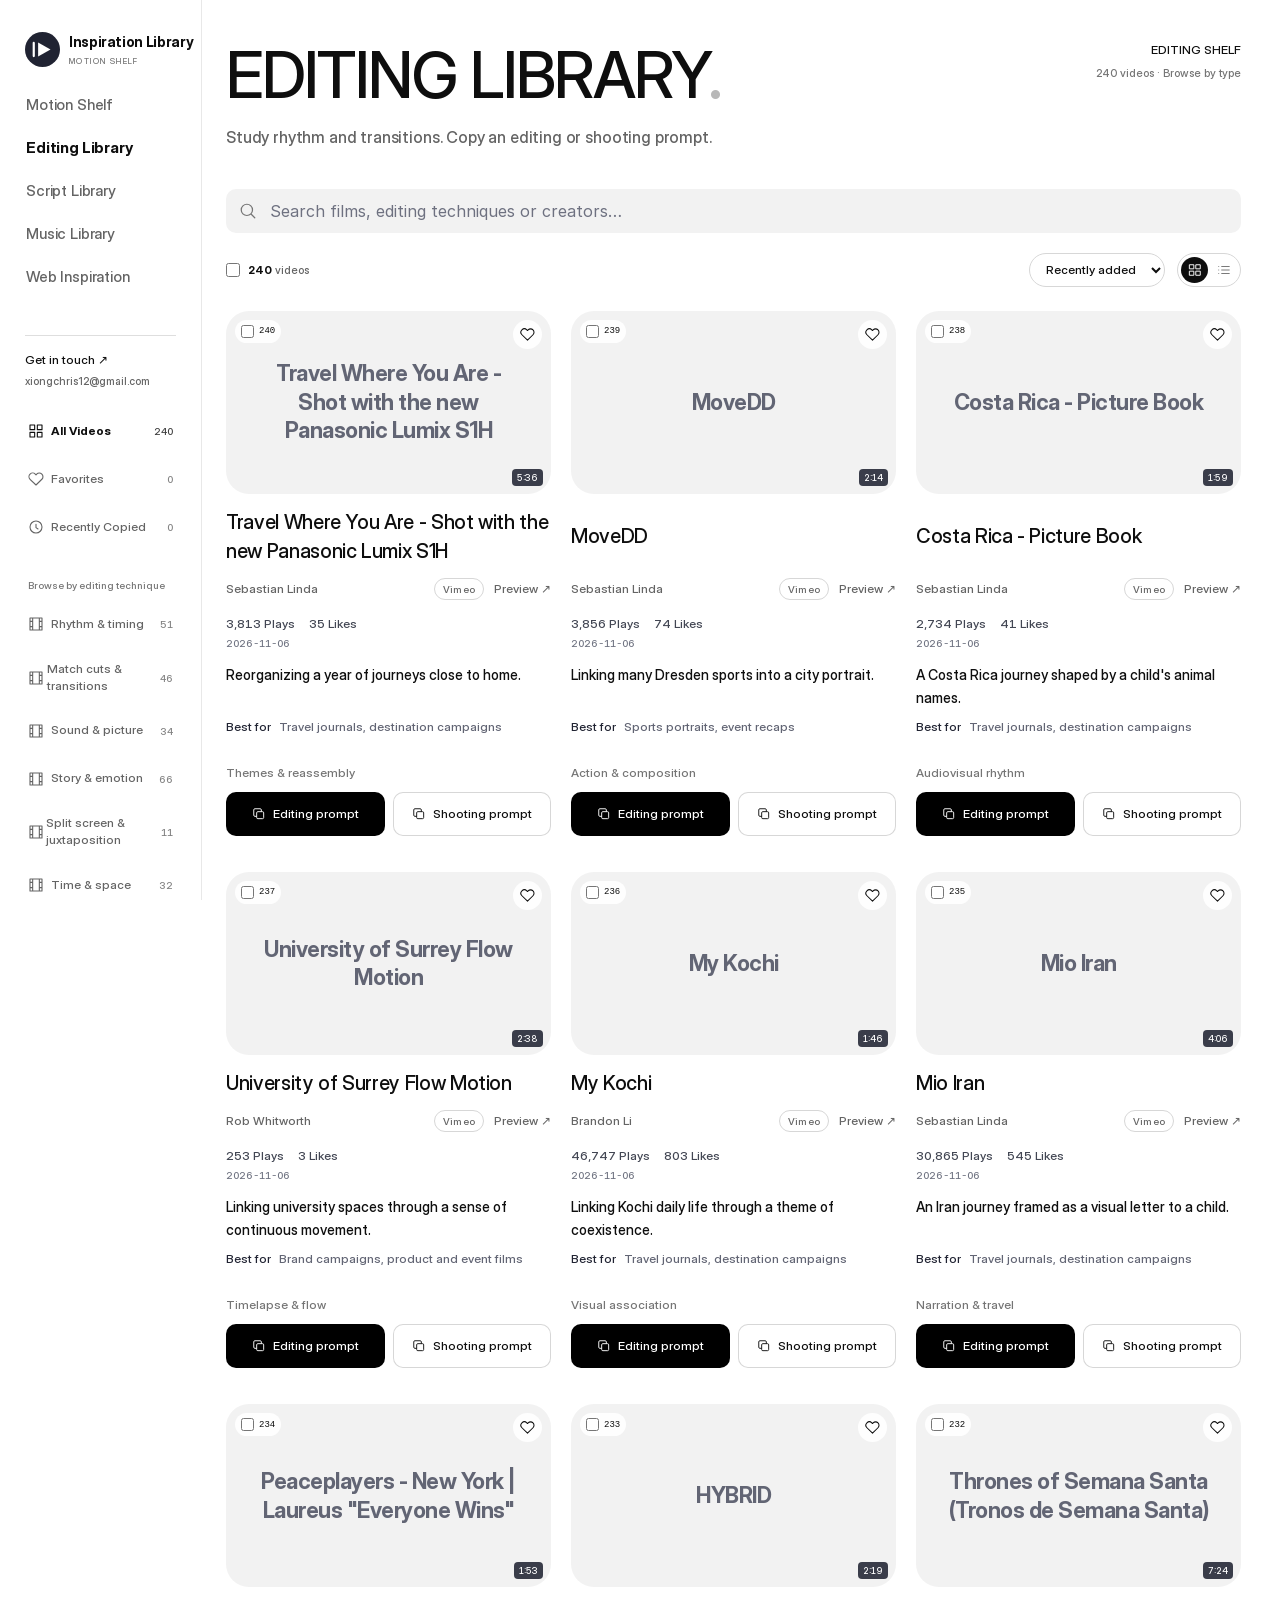
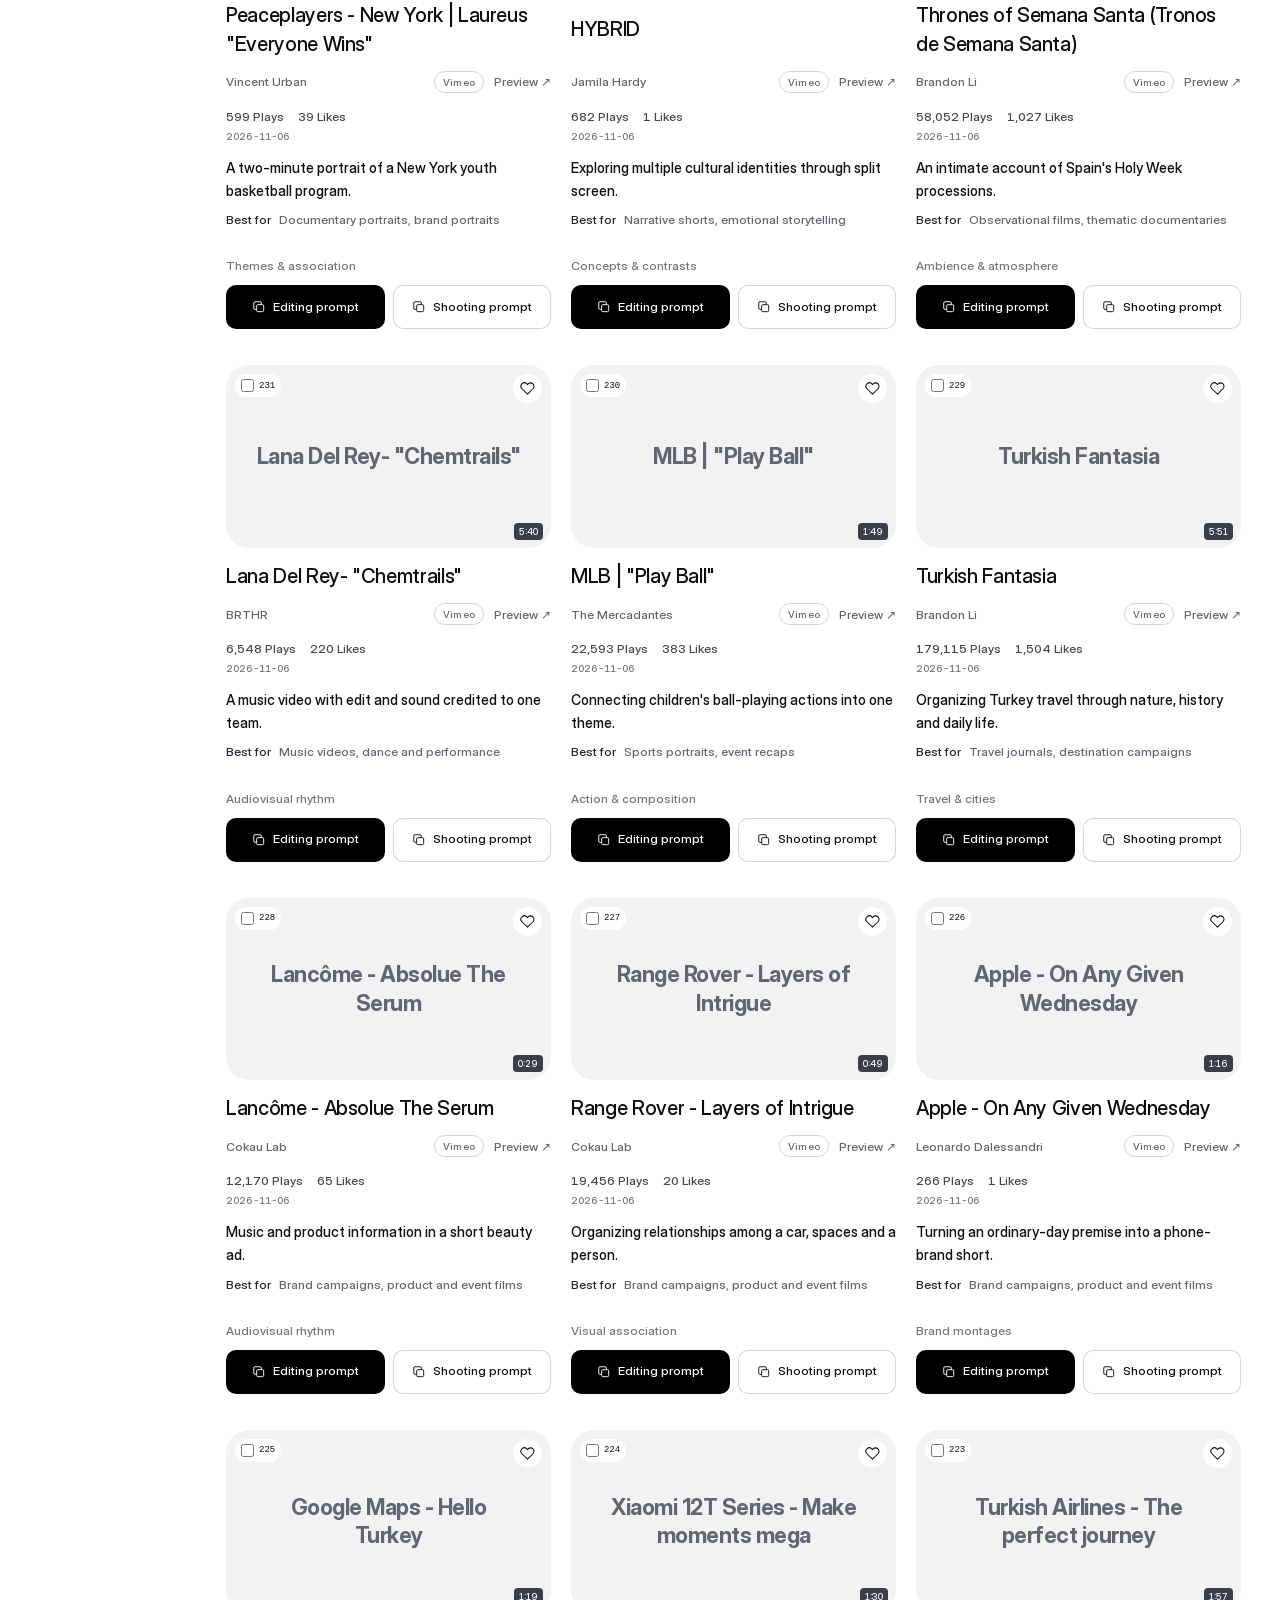
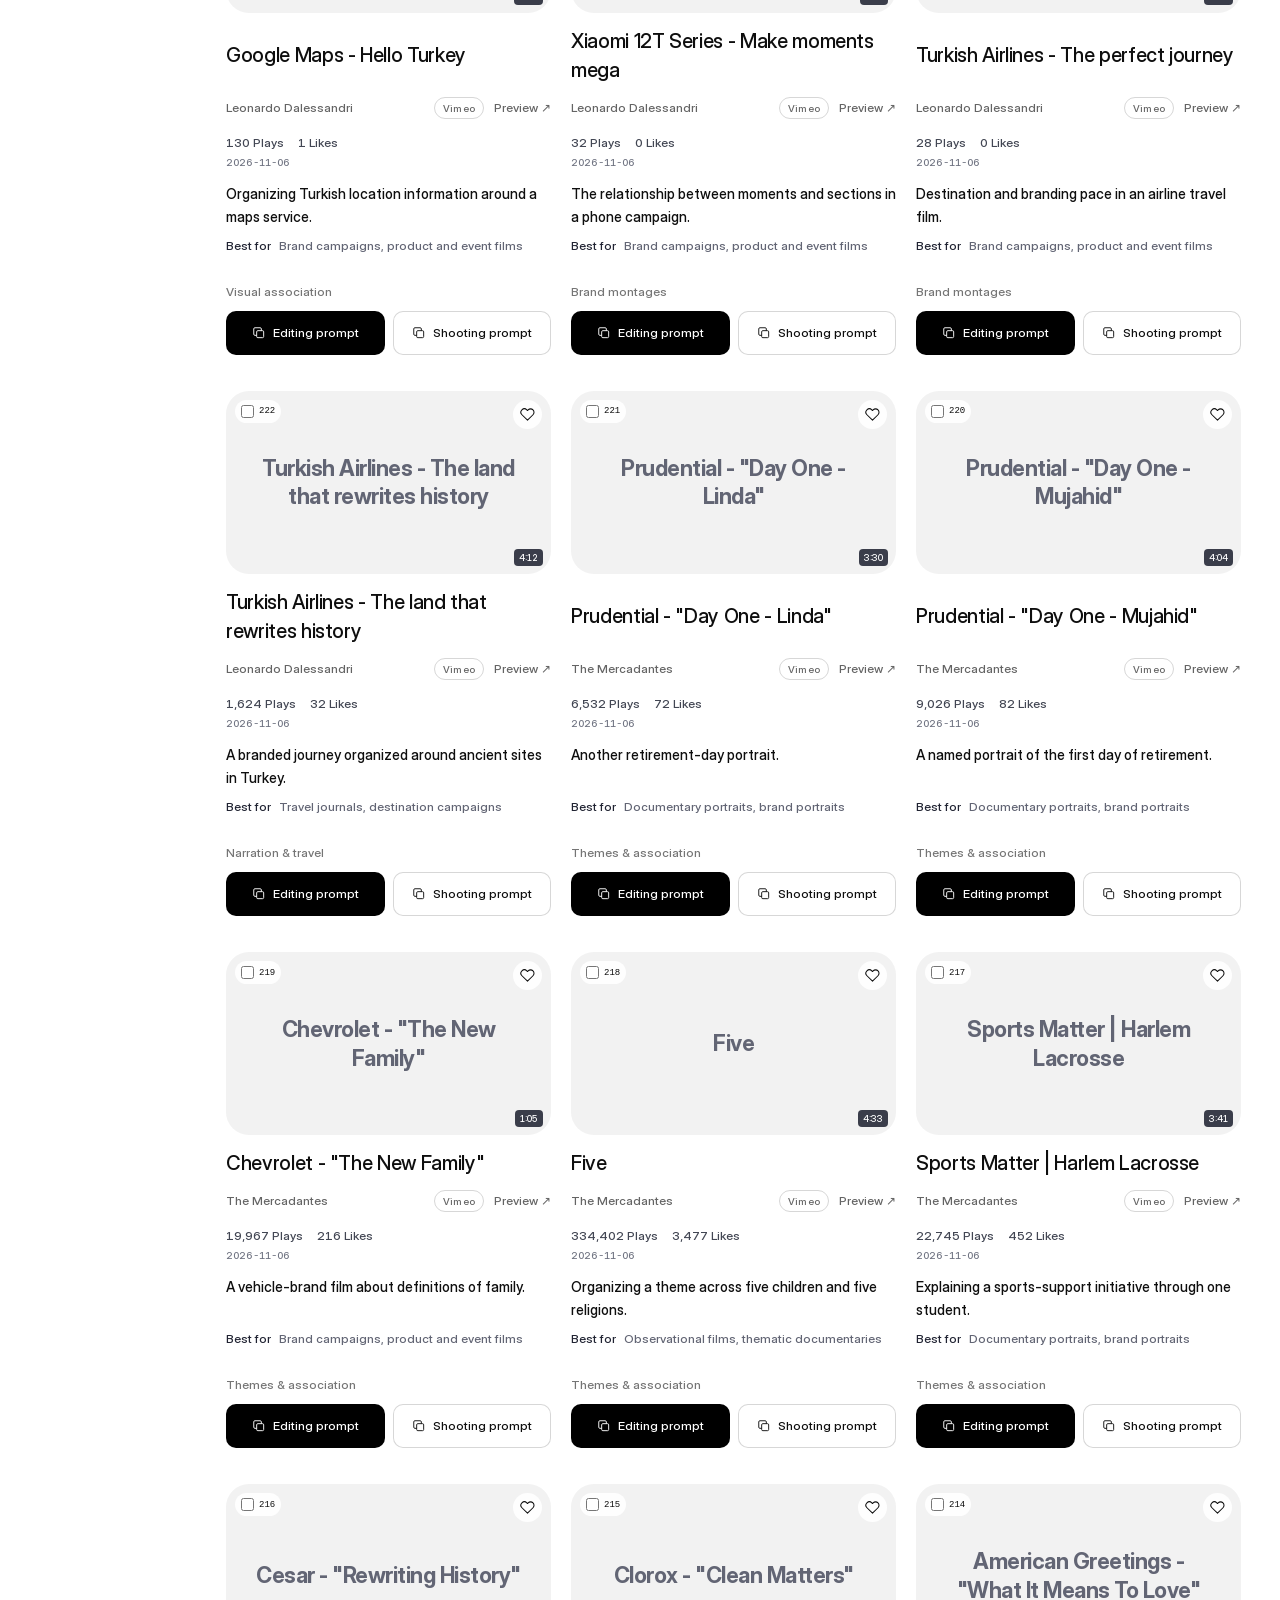
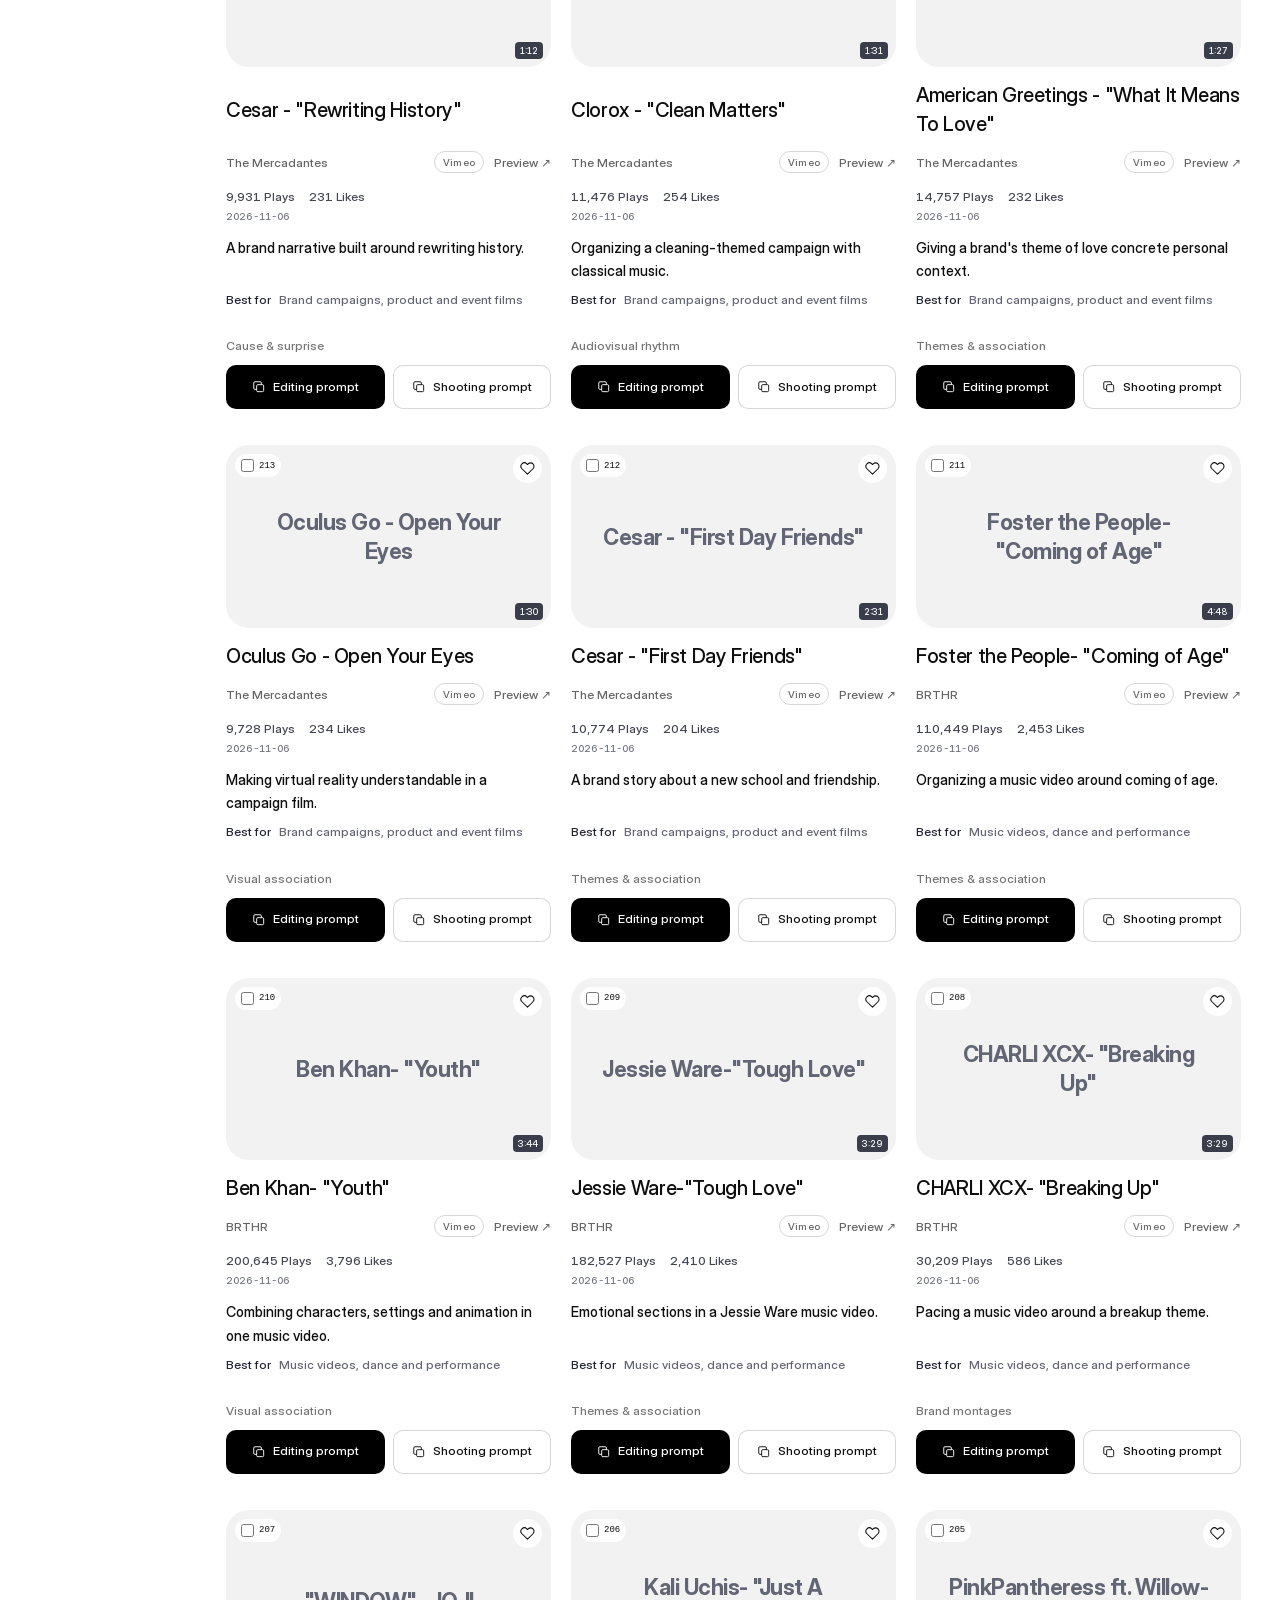
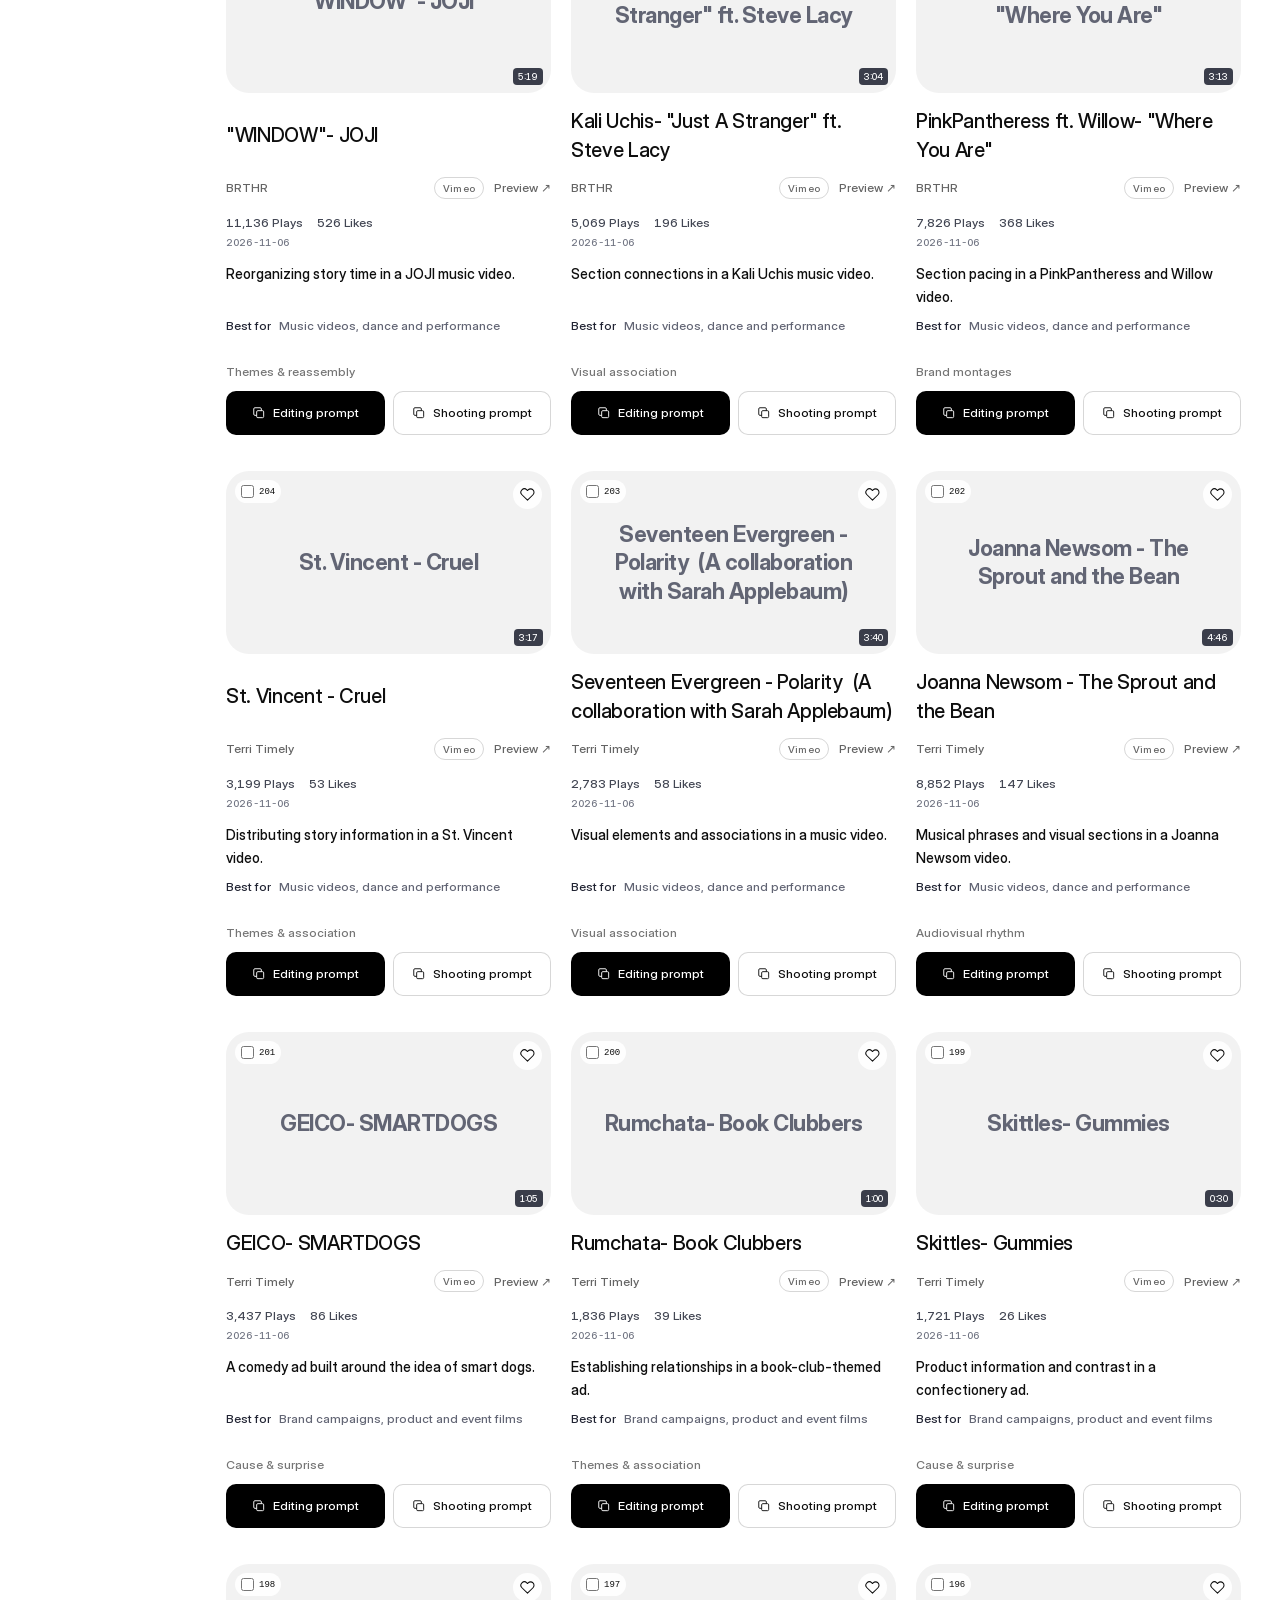
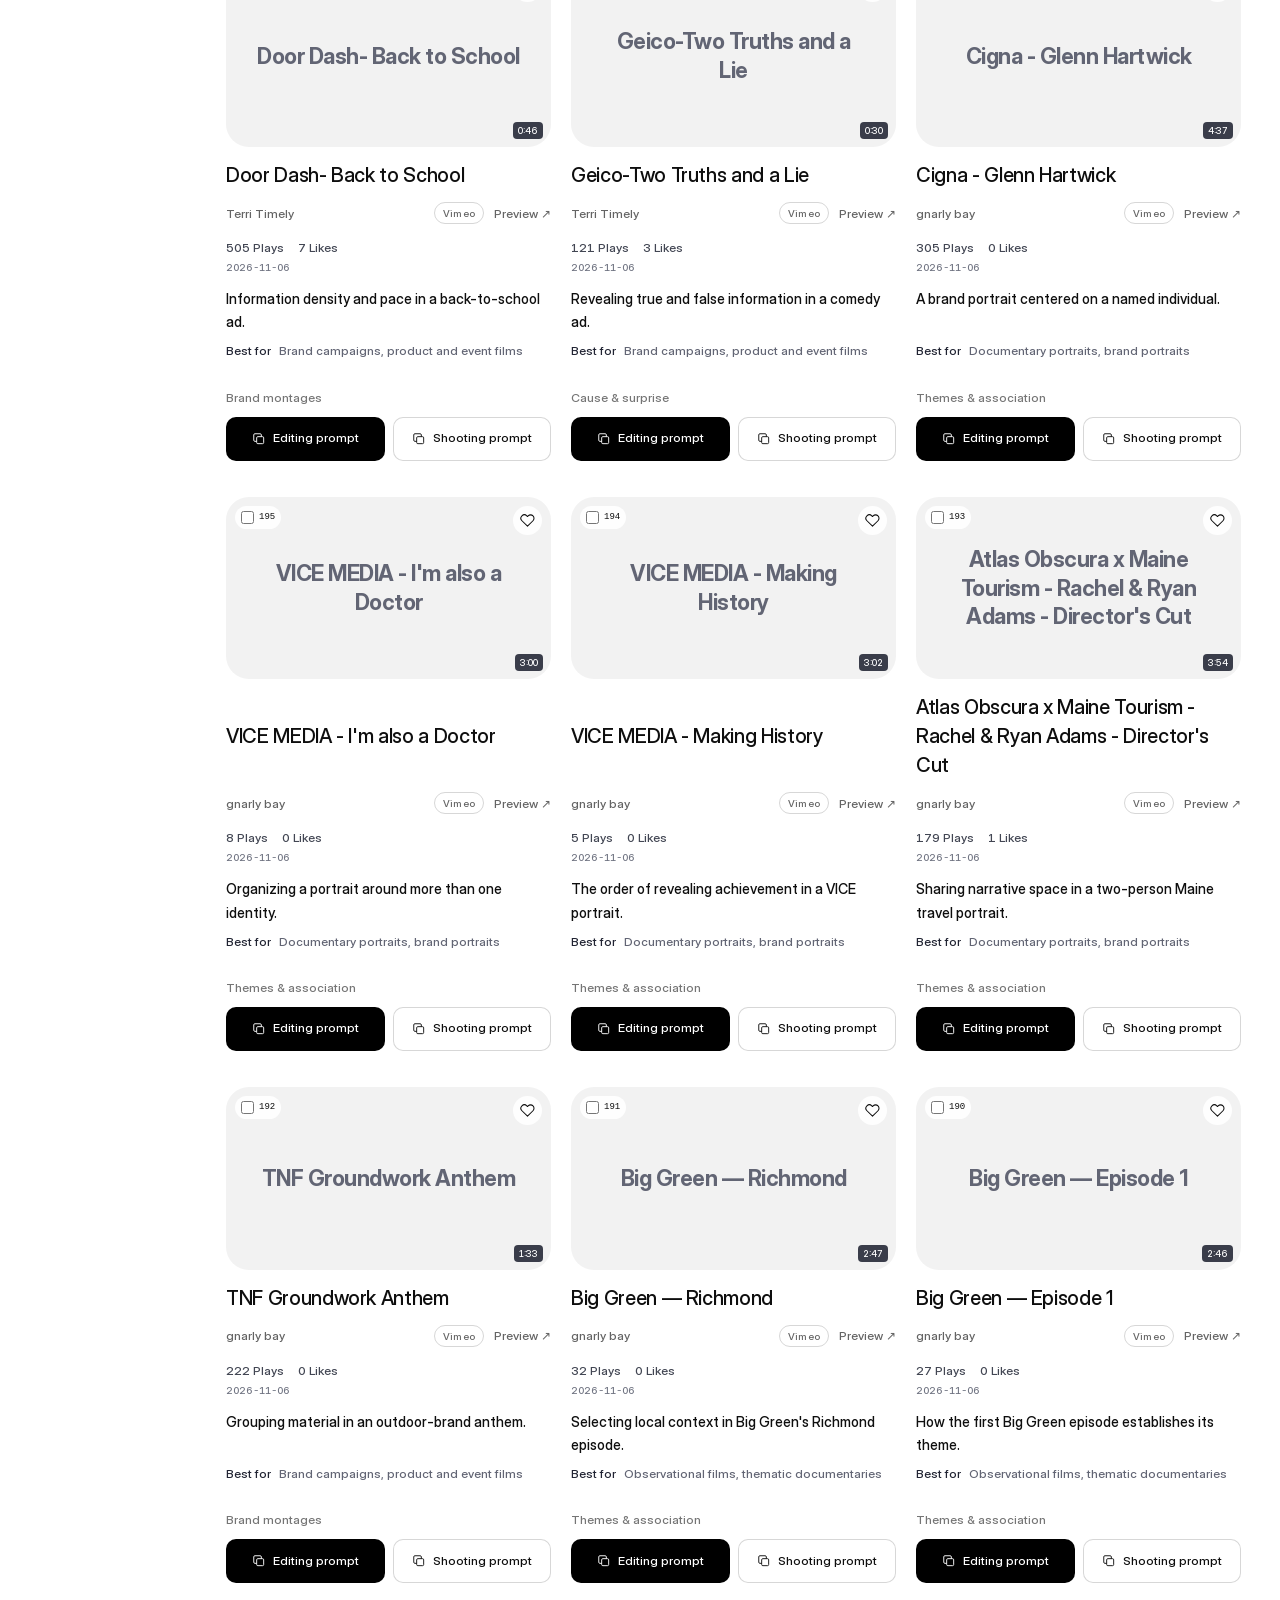
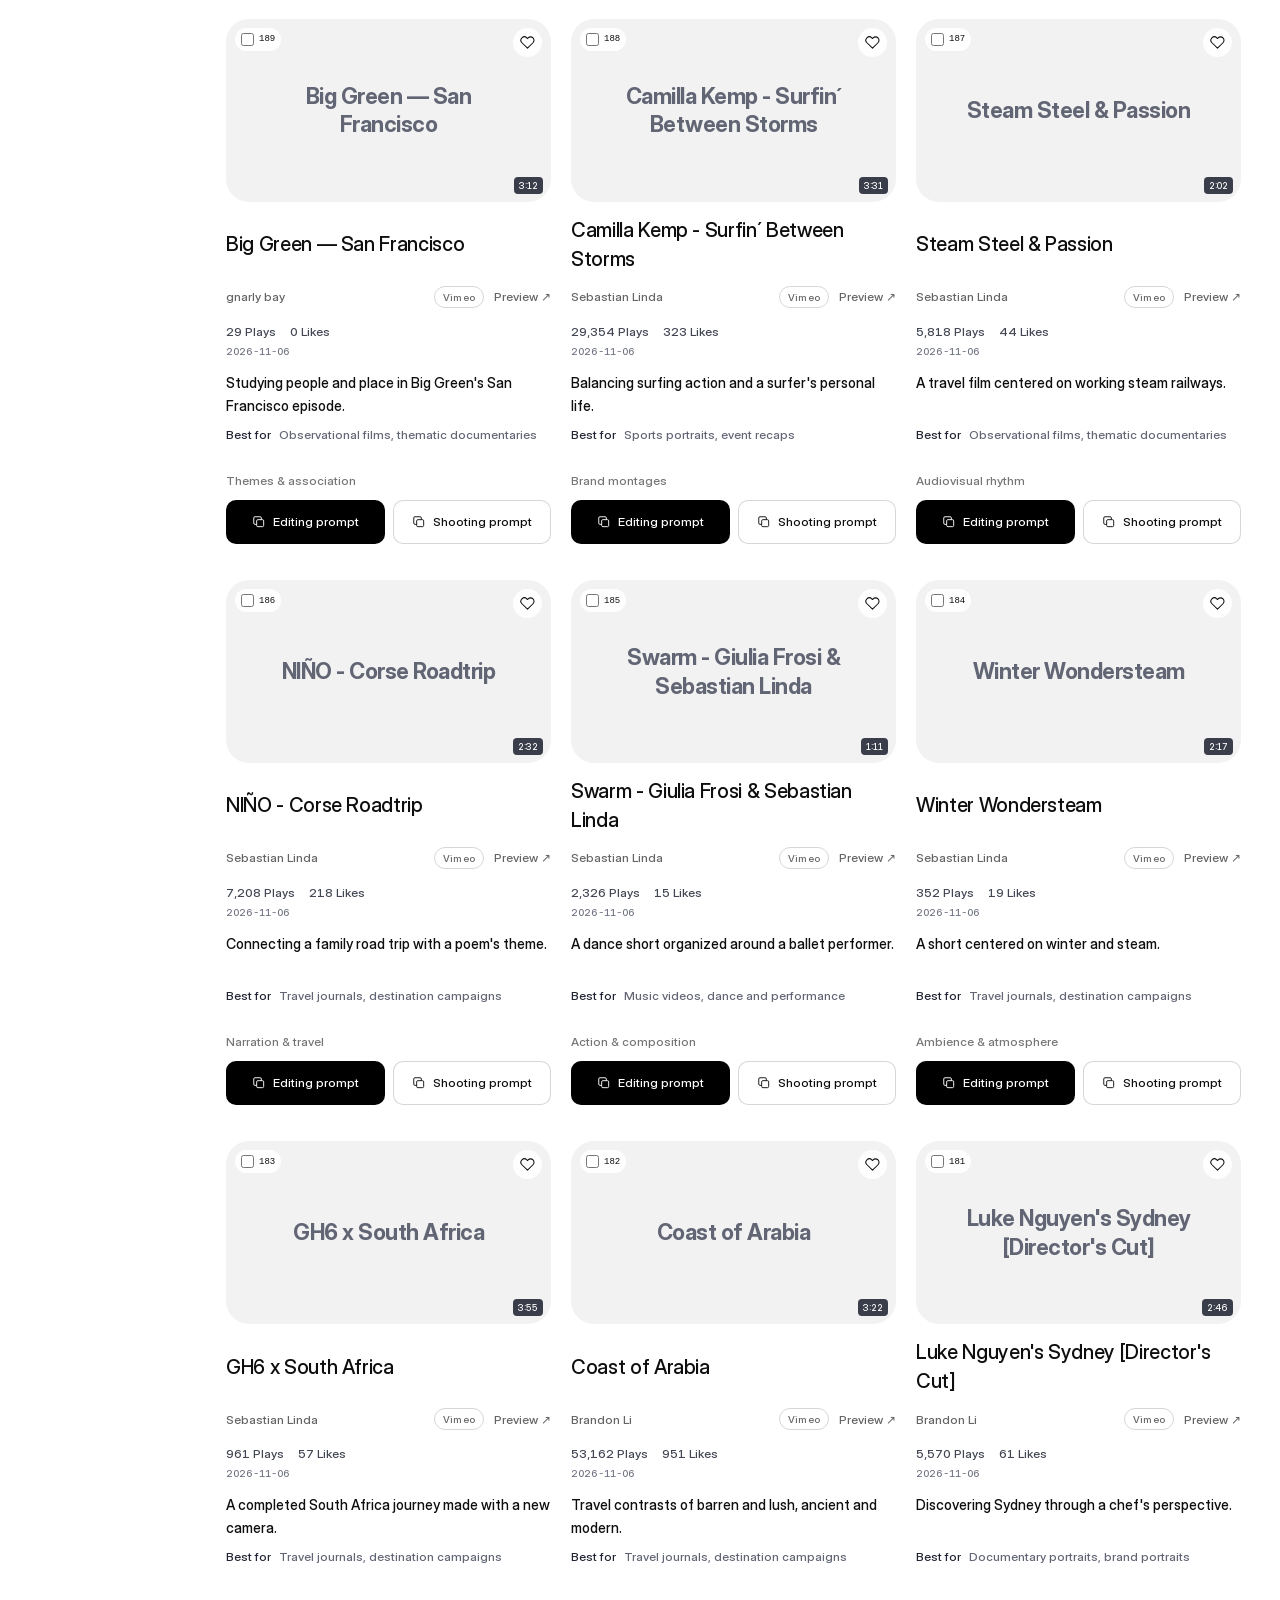
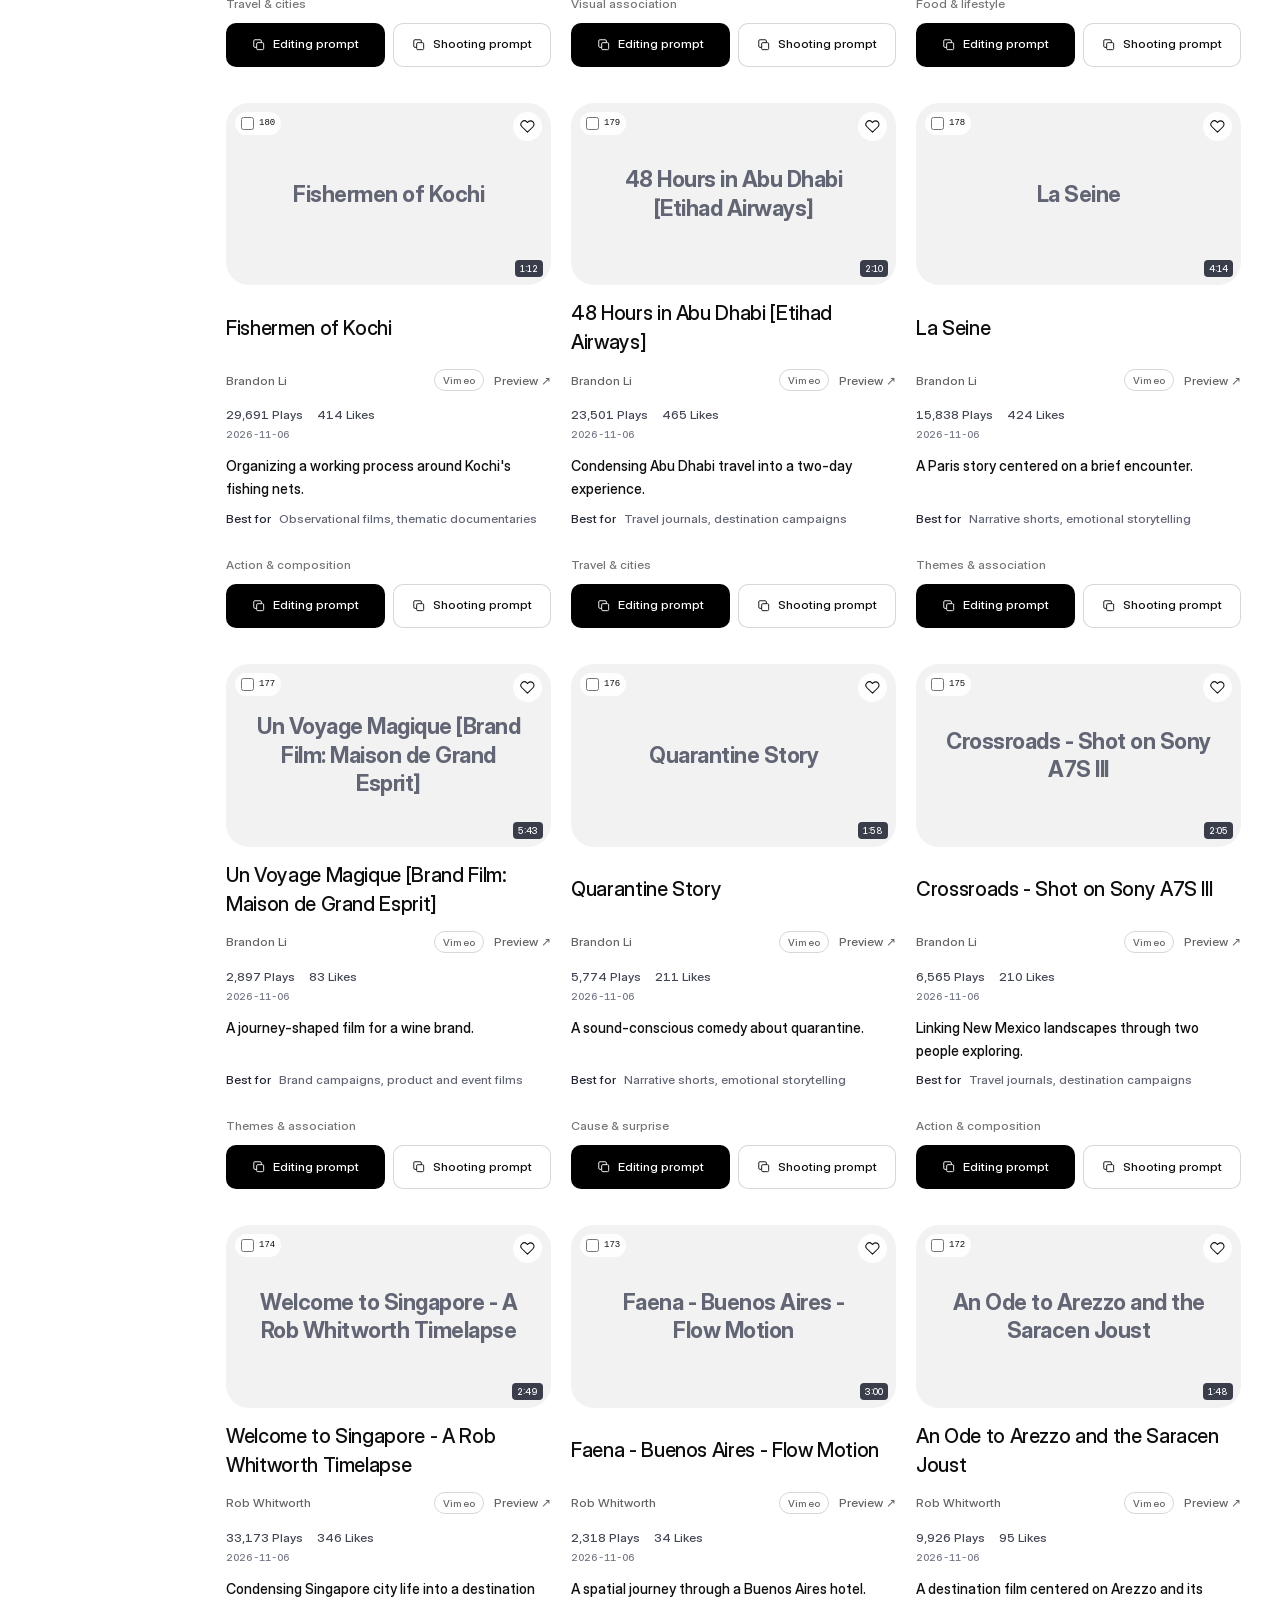
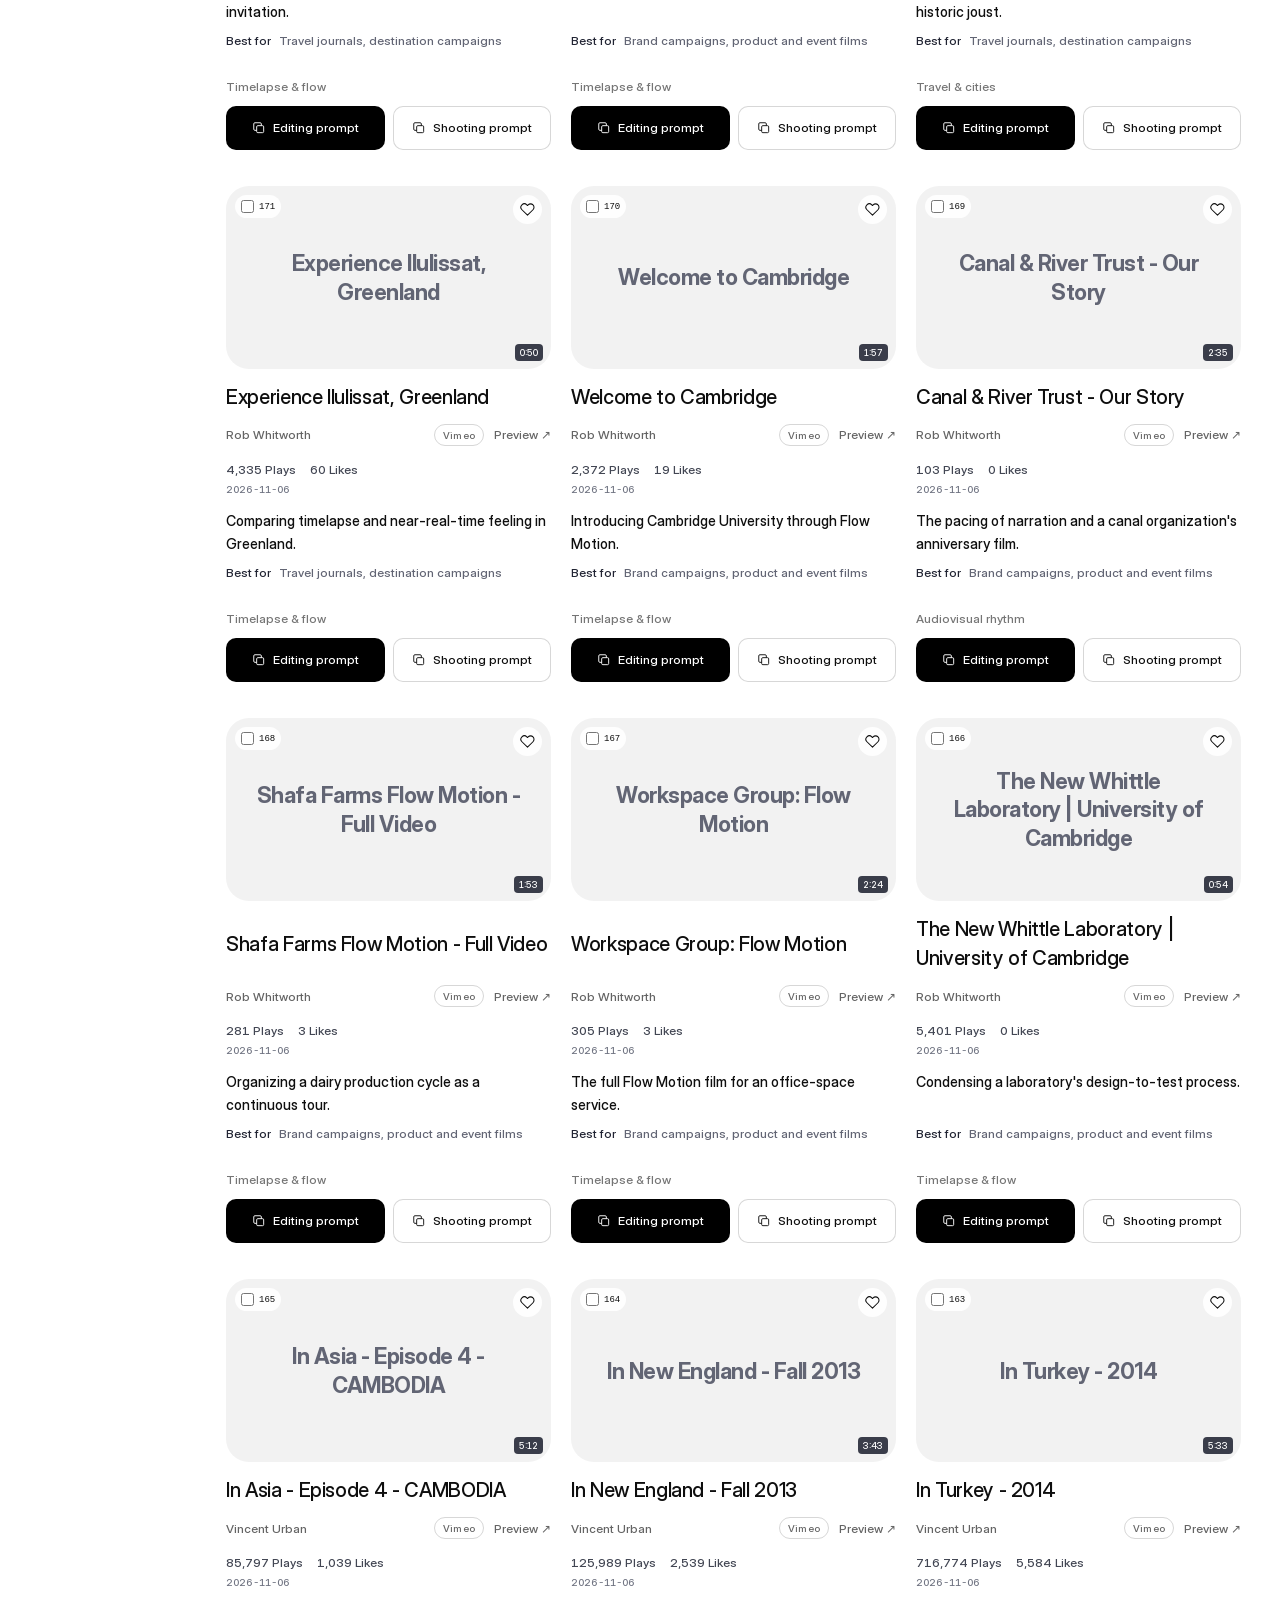
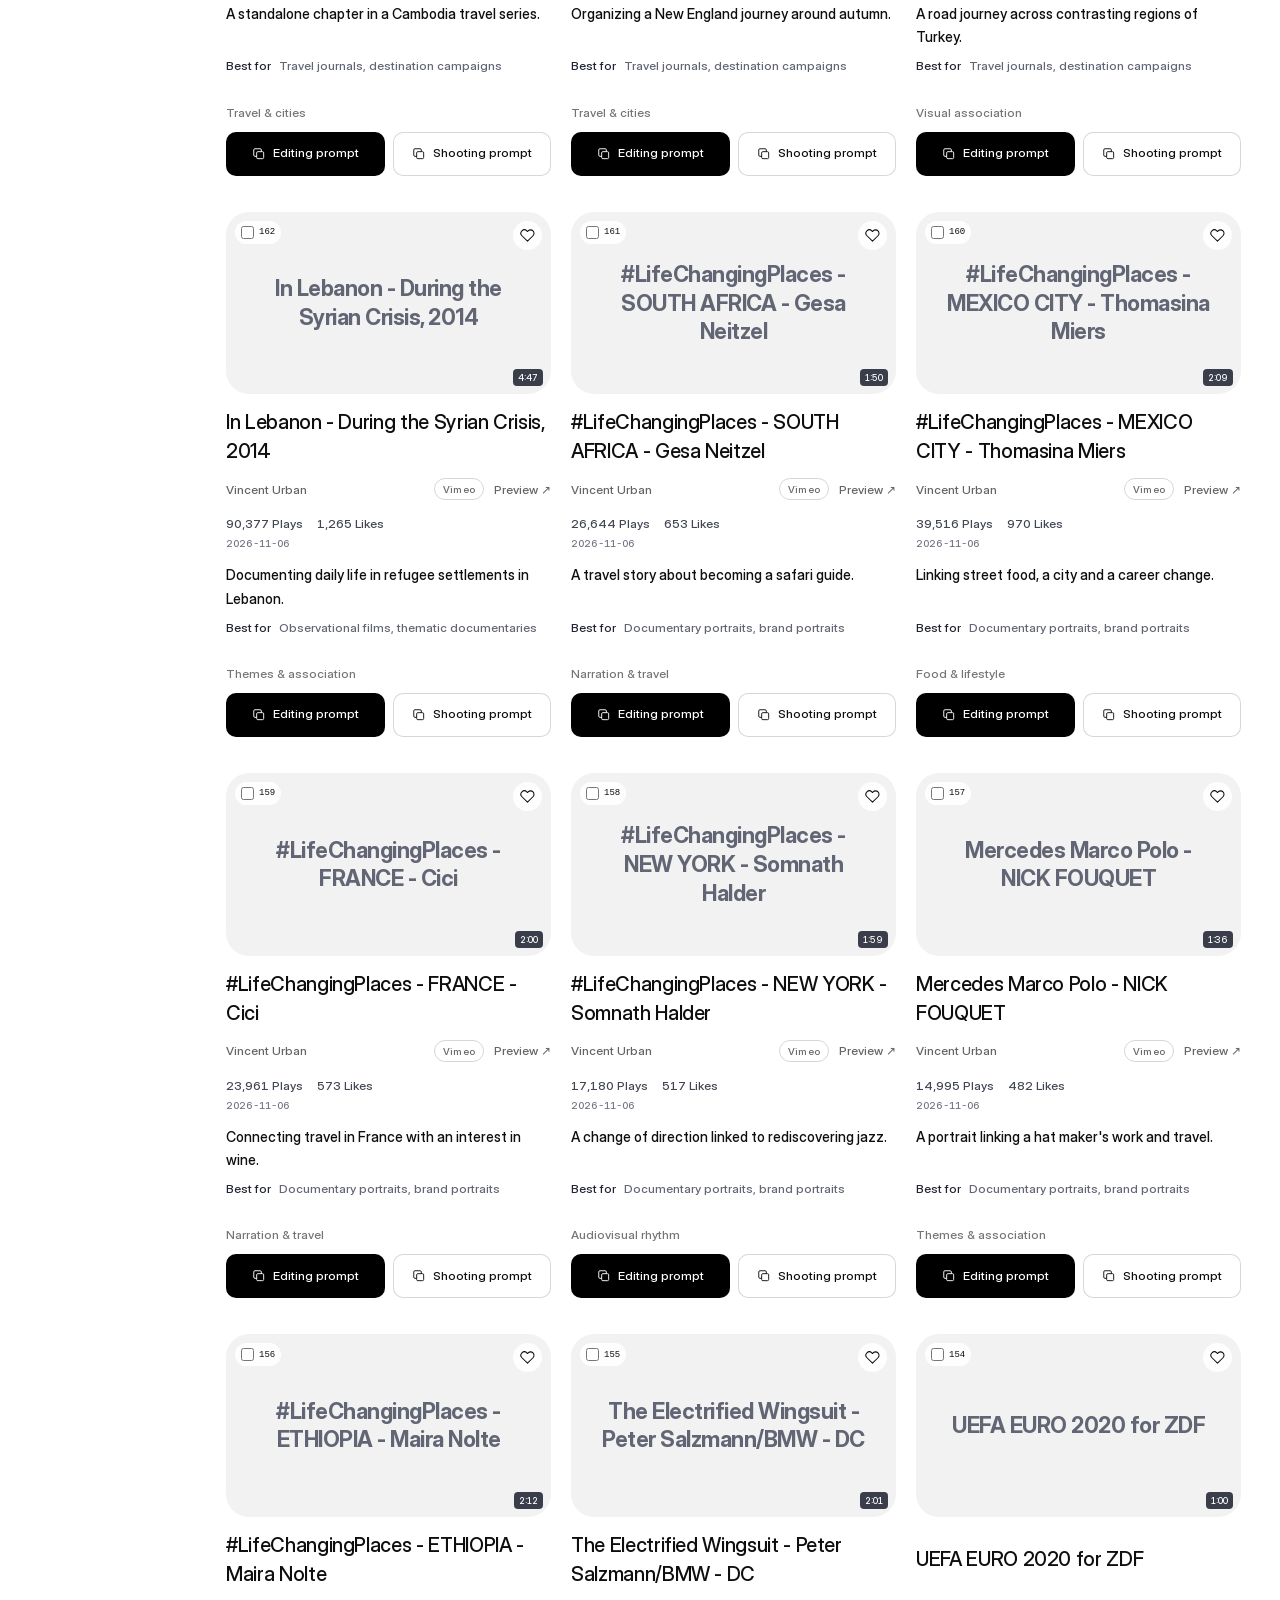
<file: editing.html>
<!doctype html>
<html lang="en">
<head><script src="./locales.js?v=43973c6096ec44dc" defer></script><script src="./browser-state.js?v=77654421b06f0484" defer></script><script src="./i18n.js?v=cd2de2ad8abdabf1" defer></script>
  <meta charset="UTF-8"><meta name="viewport" content="width=device-width,initial-scale=1">
  <meta name="referrer" content="no-referrer"><meta name="color-scheme" content="light"><meta name="theme-color" content="#f7f7fb">
  <meta http-equiv="Content-Security-Policy" content="default-src 'self'; script-src 'self'; style-src 'self'; font-src 'self'; img-src 'self' https://cdn.dribbble.com https://d2ol7oe51mr4n9.cloudfront.net https://d8j0ntlcm91z4.cloudfront.net https://i.vimeocdn.com https://i.ytimg.com https://i1.hdslb.com https://image.mux.com https://images.higgs.ai https://img.youtube.com https://motionsites.ai https://pbs.twimg.com https://pub-86dc5b5484314368ac5436a674b0d919.r2.dev https://raw.githubusercontent.com https://y4pdgnepgswqffpt.public.blob.vercel-storage.com; media-src https://ccmixter.org https://cdn.dribbble.com https://cdn.rive.cool https://d8j0ntlcm91z4.cloudfront.net https://demos.digitalsamba.com https://github.com https://images.higgs.ai https://incompetech.com https://pub-60e30bed45514f03933d3900731bea31.r2.dev https://pub-86dc5b5484314368ac5436a674b0d919.r2.dev https://raw.githubusercontent.com https://release-assets.githubusercontent.com https://stream.mux.com https://video.twimg.com; frame-src https://player.vimeo.com https://www.youtube-nocookie.com https://player.mux.com https://player.bilibili.com; connect-src 'self'; base-uri 'none'; form-action 'none'; object-src 'none'"><title>剪辑灵感库 · Motion Shelf</title><link rel="icon" href="./icon.svg" type="image/svg+xml">
  <link rel="stylesheet" href="./ui.css?v=b8b2658d81dc4cd5"><link rel="stylesheet" href="./music.css?v=dc705110fbd1ebb5"><link rel="stylesheet" href="./editing.css?v=ce43395854d73dc2"><script src="./editing.js?v=1be674243980a954" defer></script><link rel="stylesheet" href="./reference-prompts.css?v=ce0c3dfcb9e8ca28"><script src="./reference-prompts.js?v=04cb6a333560f99a" defer></script><script src="./app.js?v=32955774dfa20afa" defer></script>
<script src="./navigation.js?v=d17faab9ecc30a64" defer></script></head>
<body class="editing-page reference-library-page">
  <a href="#main" class="skip-link">跳到作品</a>
  <aside class="sidebar" aria-label="作品导航">
    <a class="brand" href="./" aria-label="动效灵感库首页"><img src="./icon.svg" width="35" height="35" alt=""><span>灵感库<small>MOTION SHELF</small></span></a>
    <nav class="library-switch" aria-label="切换灵感库"><a href="./">动效灵感库</a><a href="./editing.html" class="active" aria-current="page">剪辑灵感库</a><a href="./scripts.html">脚本灵感库</a><a href="./music.html">音乐灵感库</a><a href="./websites.html">网页灵感</a></nav><a class="public-contact" href="mailto:xiongchris12@gmail.com"><span>交流联系 ↗</span><small>xiongchris12@gmail.com</small></a>
    <nav class="collection-nav" aria-label="作品集合">
      <button type="button" class="nav-item active" data-scope="all"><span data-icon="grid"></span><span>全部作品</span><b id="all-count">—</b></button>
      <button type="button" class="nav-item" data-scope="favorites"><span data-icon="heart"></span><span>我的收藏</span><b id="favorites-count">0</b></button>
      <button type="button" class="nav-item" data-scope="recent"><span data-icon="clock"></span><span>最近复制</span><b id="recent-count">0</b></button>
    </nav>
    
    <div class="sidebar-label">按剪辑手法</div><nav id="categories" class="category-nav" aria-label="作品分类"></nav>
    <div class="sidebar-footer"><button type="button" id="about-btn">关于剪辑库 <span>↗</span></button></div>
  </aside>
  <main id="main" tabindex="-1">
    <header class="page-header"><div><h1 id="page-title">全部作品<span class="title-dot">.</span></h1><p id="page-description">动效与动画参考，找到喜欢的，复制就好。</p></div><span class="edition" id="edition">MOTION SHELF<small>正在载入作品…</small></span></header>
    <section class="toolbar" aria-label="搜索作品">
      <div class="search-field"><span data-icon="search"></span><input id="search" type="search" placeholder="搜索作品、剪辑手法或作者…" aria-label="搜索作品、剪辑手法或作者" autocomplete="off"><button id="clear-search" type="button" class="icon-button hidden" aria-label="清空搜索"><span data-icon="close"></span></button></div>
    </section>
    <section id="subcategories" class="subcategory-row hidden" aria-label="按细分类筛选"></section>
    <div id="offline-banner" role="status" class="banner hidden"></div>
    <section class="results-toolbar" aria-label="结果与视图"><div class="results-left"><label class="select-all"><input type="checkbox" id="select-all" aria-label="选择当前全部结果"><span id="results-count" role="status" aria-live="polite">正在载入作品…</span></label><span id="active-filter" class="filter-chip hidden"></span></div><div class="results-right"><label class="sort-wrap"><span class="sr-only">排序方式</span><select id="sort"><option value="newest" selected>最新加入</option><option value="number">清单顺序</option><option value="title">标题 A—Z</option><option value="duration">短片优先</option><option value="plays">播放量最多</option><option value="likes">点赞数最多</option></select></label><div class="view-switch" role="group" aria-label="浏览方式"><button type="button" class="active" data-view="grid" aria-label="卡片视图" aria-pressed="true"><span data-icon="grid"></span></button><button type="button" data-view="list" aria-label="列表视图" aria-pressed="false"><span data-icon="list"></span></button></div></div></section>
    <section id="gallery" class="gallery" aria-label="视频作品"></section>
    <section id="empty-state" class="empty-state hidden" aria-live="polite"><div class="empty-icon" data-icon="search"></div><h2 id="empty-title">没有找到作品</h2><p id="empty-description">换一个关键词，或清除筛选再看看。</p><button id="empty-action" type="button" class="button secondary">清除筛选</button></section>
    <footer class="page-footer"><span id="footer-count">1700 个视频直达链接</span><span>找灵感，也别忘了开始创作。 <span class="footer-spark">✳</span></span></footer>
  </main>
  <section id="selection-bar" class="selection-bar hidden" aria-label="批量选择" aria-live="polite"><span class="selection-count"><b id="selected-count">0</b> 个已选</span><button type="button" id="copy-selected" class="button primary"><span data-icon="copy"></span>复制所选链接</button><button type="button" id="clear-selected" class="icon-button" aria-label="取消全部选择"><span data-icon="close"></span></button></section>
  <div id="toast" class="toast" role="status" aria-live="polite"></div>
  <dialog id="preview" class="preview-dialog"><div class="preview-top"><span id="preview-kicker">视频预览</span><button type="button" id="close-preview" class="icon-button" aria-label="关闭预览"><span data-icon="close"></span></button></div><div id="player" class="player"></div><div class="preview-content"><div><h2 id="preview-title"></h2><p id="preview-info"></p><p id="preview-provenance" class="hidden"></p><a id="evidence-link" class="evidence-link hidden" target="_blank" rel="noopener noreferrer">制作说明 / 提示词 ↗</a></div><div class="preview-actions"><a id="original-link" class="button secondary" target="_blank" rel="noopener noreferrer">打开原视频 <span data-icon="external"></span></a><button type="button" id="preview-copy" class="button secondary"><span data-icon="copy"></span>复制链接</button></div></div><section id="editing-details" class="editing-details"></section><div id="preview-reference-prompts" class="reference-preview-actions"></div><div id="preview-reference-insights" class="reference-preview-insights"></div><p class="player-hint">播放受平台与网络影响。无法预览时，可打开原视频；链接随时可以复制。</p></dialog>
  <dialog id="manual-copy" class="small-dialog"><div class="dialog-heading"><h2>手动复制链接</h2><button type="button" data-close="manual-copy" class="icon-button" aria-label="关闭手动复制"><span data-icon="close"></span></button></div><p>浏览器暂时无法写入剪贴板。请选中下方内容，按 ⌘C / Ctrl+C。</p><textarea id="manual-text" readonly aria-label="待复制的链接"></textarea><button type="button" id="manual-select" class="button primary">全选内容</button></dialog>
  <dialog id="about" class="small-dialog"><div class="dialog-heading"><h2>关于剪辑灵感库</h2><button type="button" data-close="about" class="icon-button" aria-label="关闭关于"><span data-icon="close"></span></button></div><p>按剪辑手法整理成片，包含广告、旅行、音乐视频跟叙事短片。每条保留原作者、原视频、研究重点跟收录依据。</p><p>作者跟作品身份已核对。研究重点是观看建议，未逐部完整观看；涉及合成、拍摄跟声音设计的案例，不把效果全部归为剪辑。</p><p>仅整理原片链接，视频版权归原作者。收藏跟复制记录仅存此浏览器。</p></dialog>

</body></html>
</file>
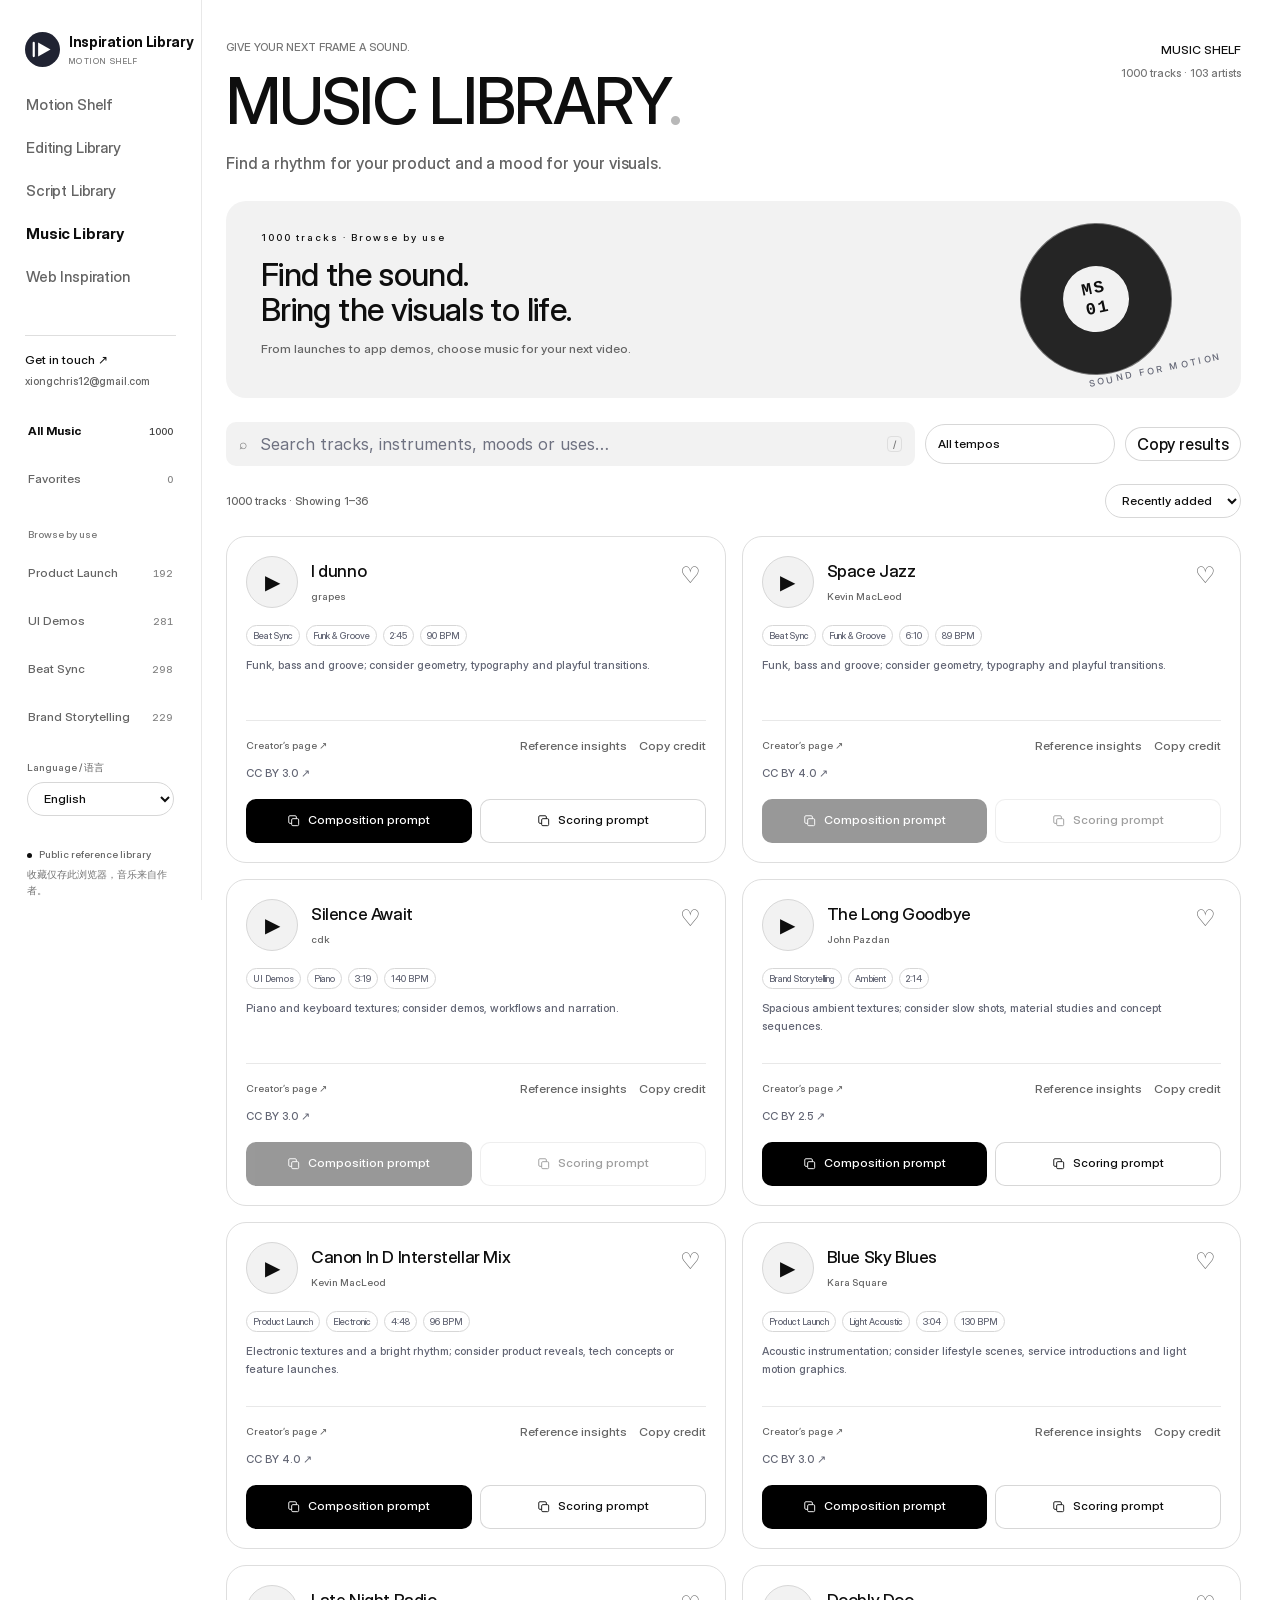
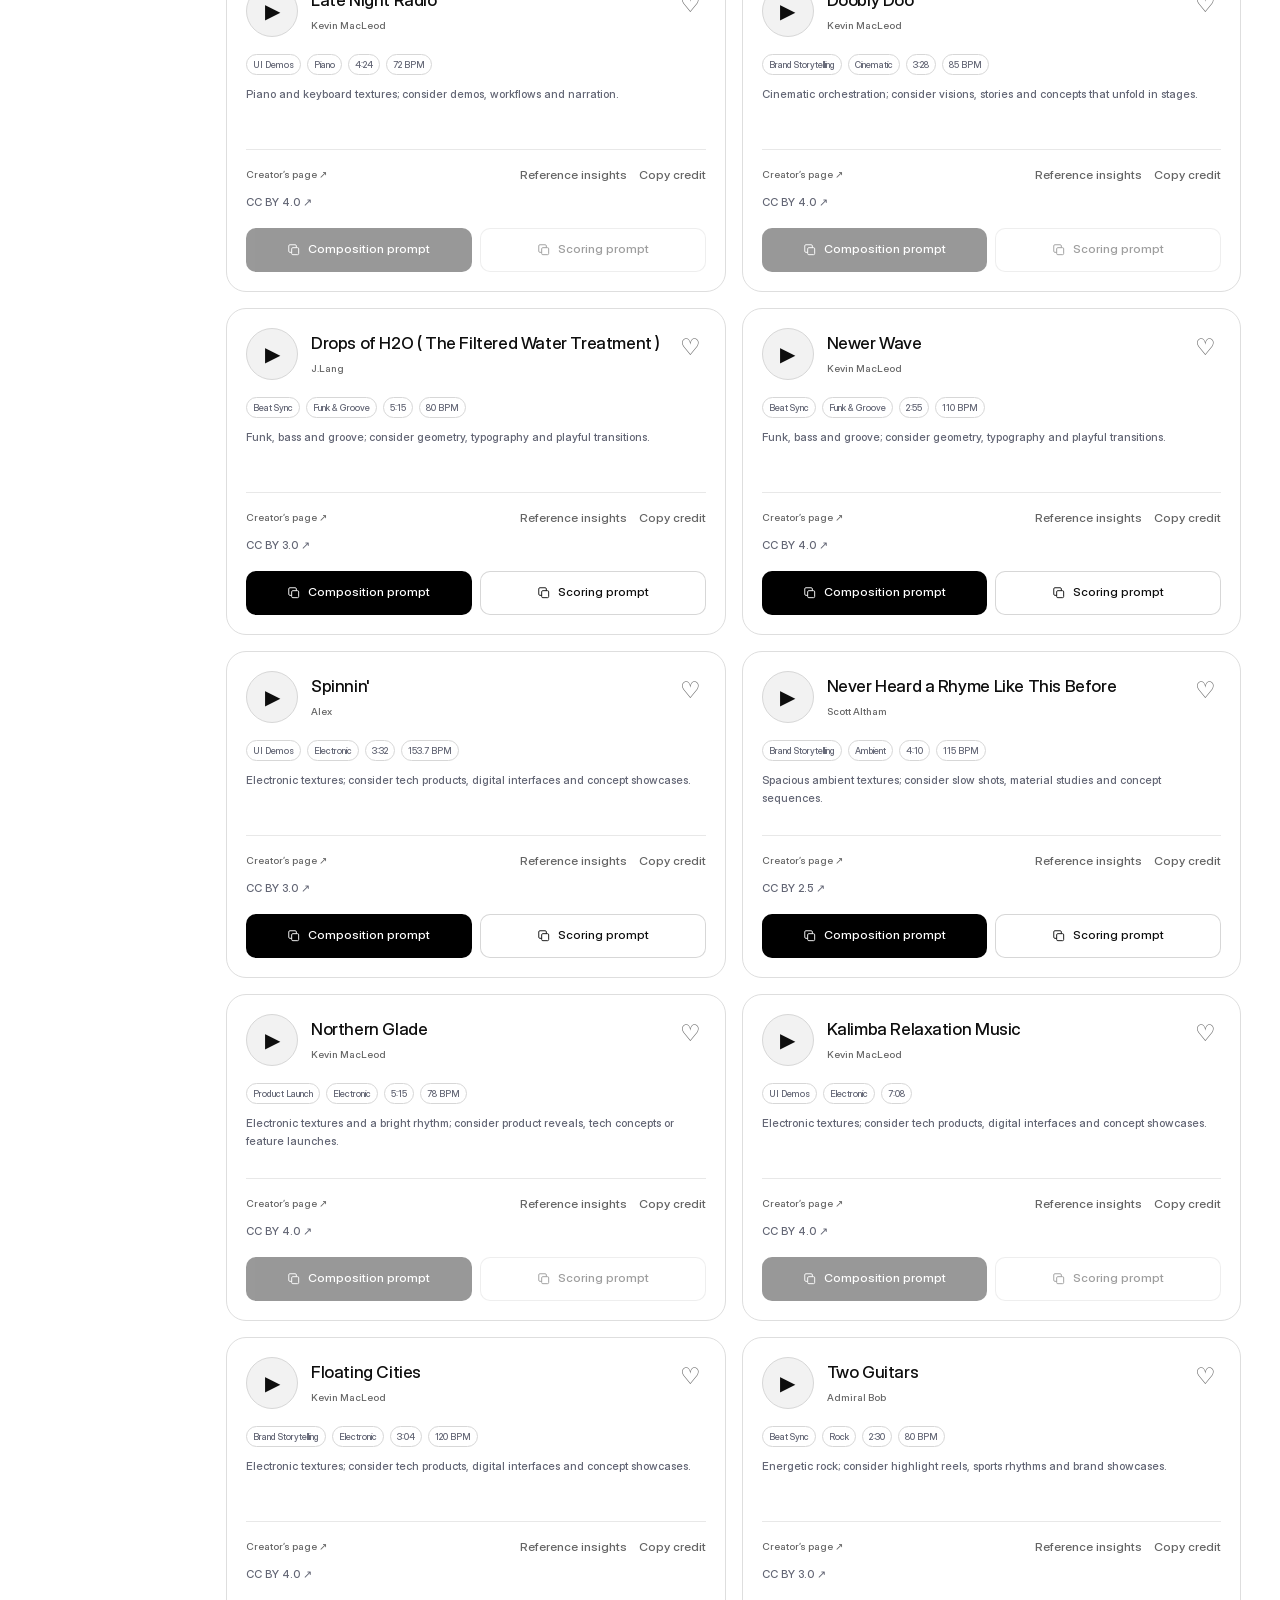
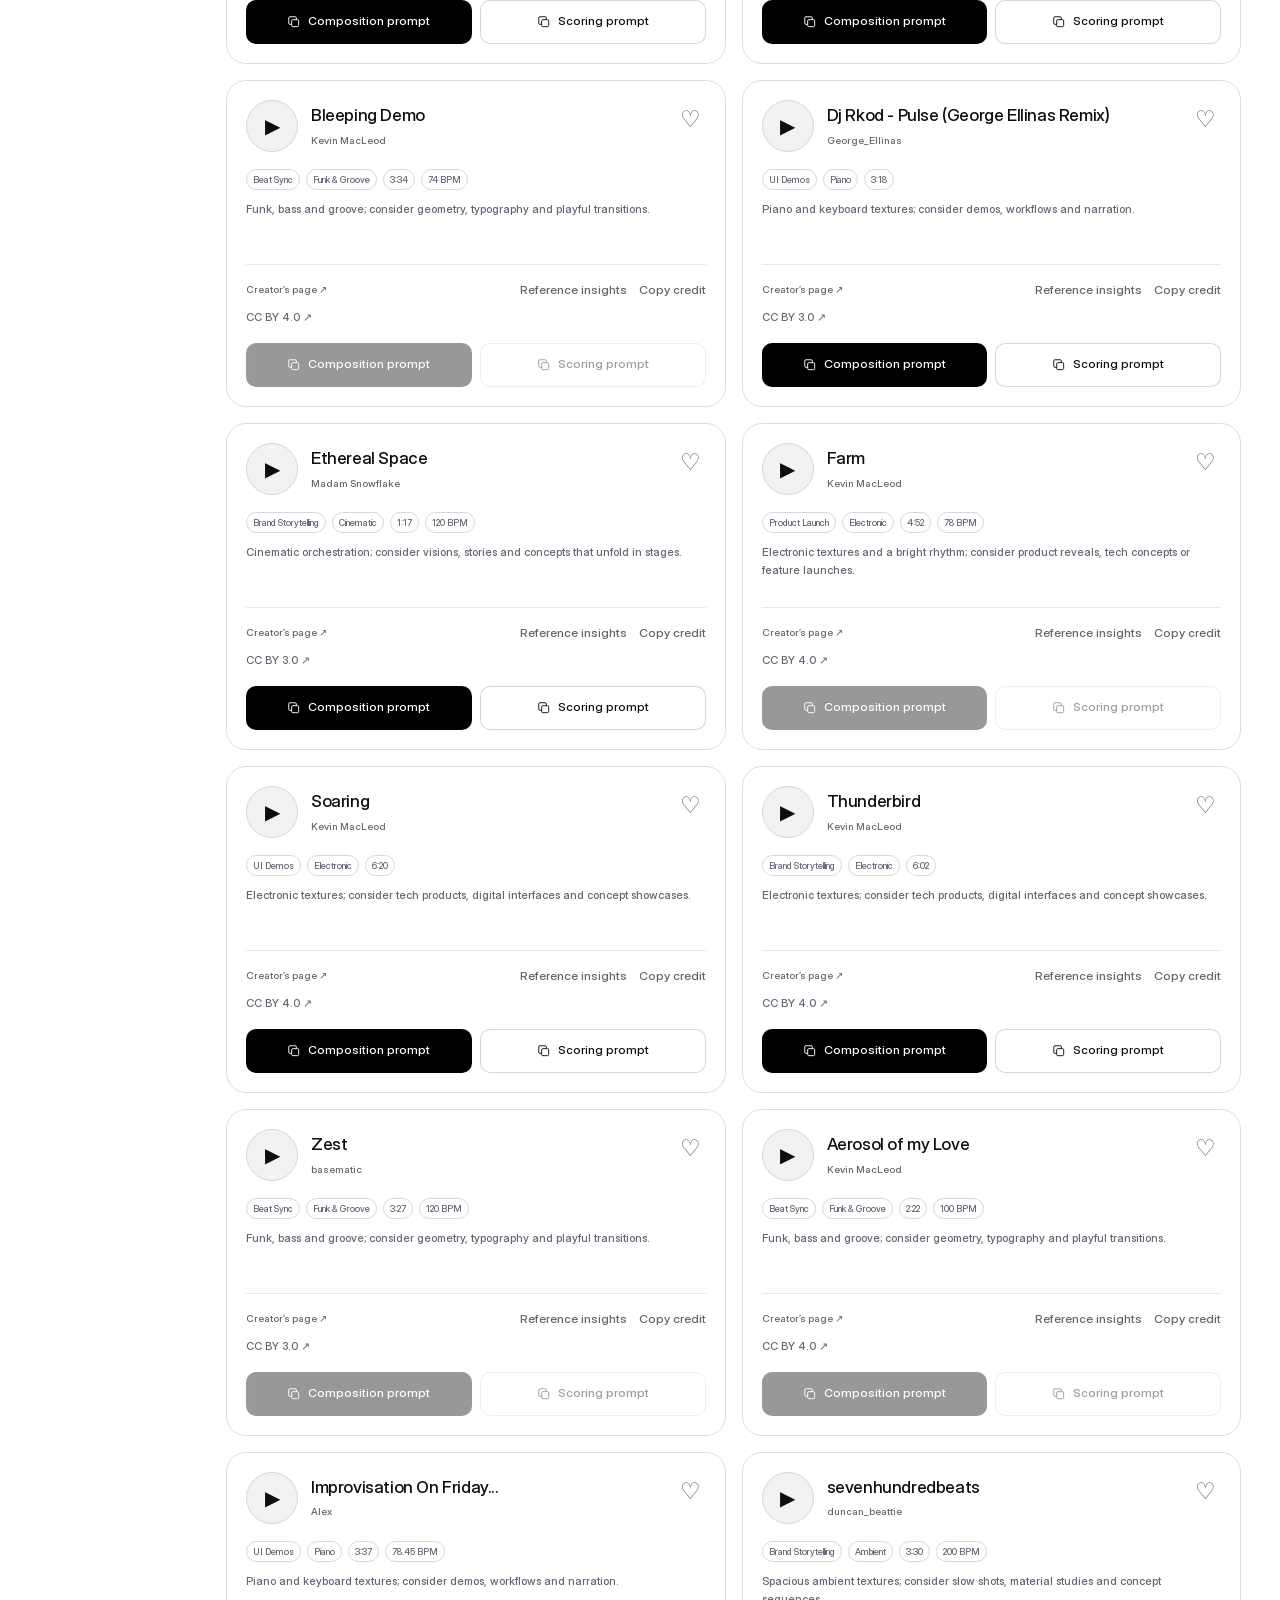
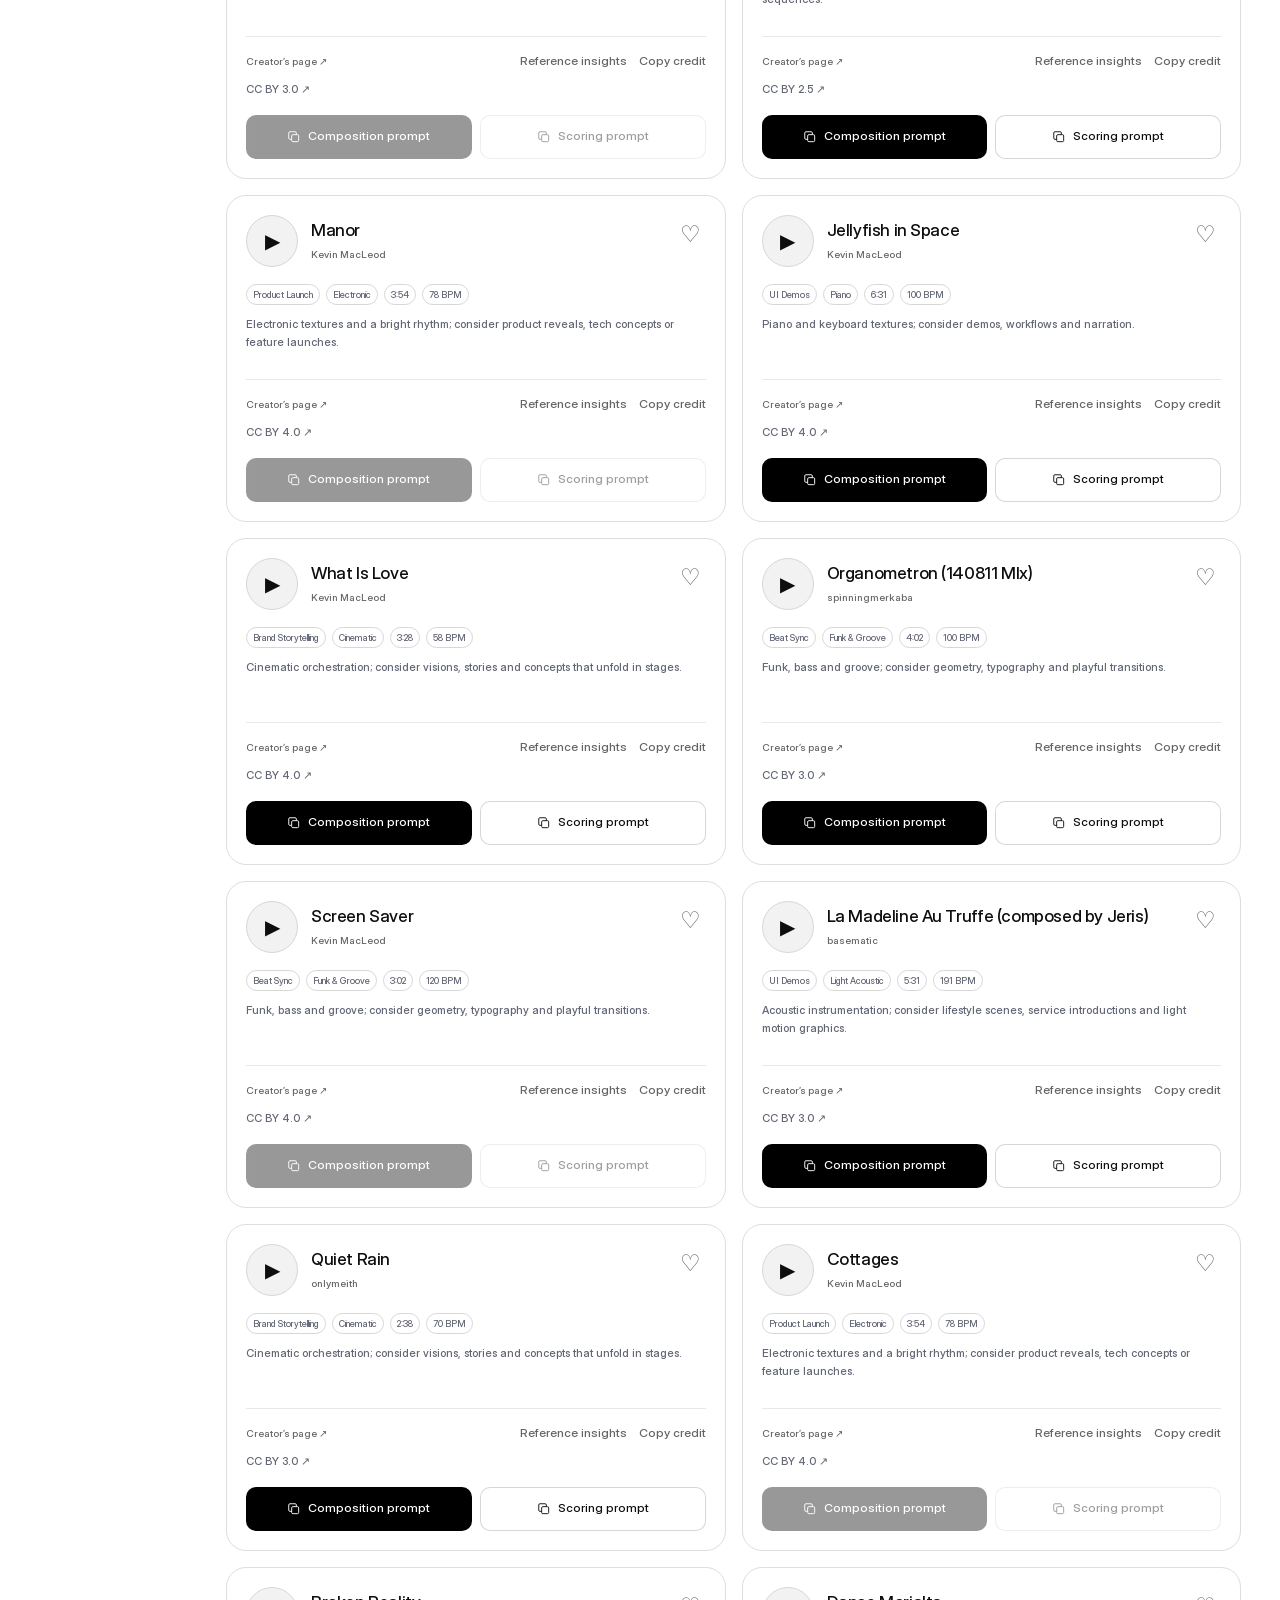
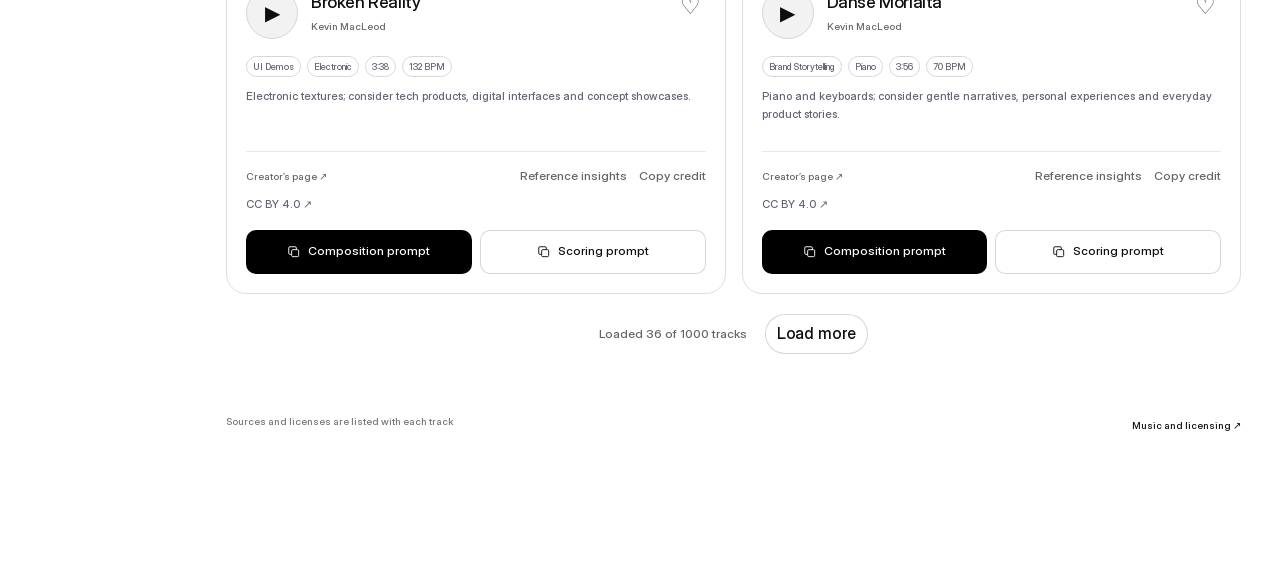
<file: music.html>
<!doctype html>
<html lang="en"><head><script src="./locales.js?v=43973c6096ec44dc" defer></script><script src="./browser-state.js?v=77654421b06f0484" defer></script><script src="./i18n.js?v=cd2de2ad8abdabf1" defer></script><meta charset="UTF-8"><meta name="viewport" content="width=device-width,initial-scale=1"><meta name="color-scheme" content="light"><meta name="theme-color" content="#f7f7fb"><meta http-equiv="Content-Security-Policy" content="default-src 'self'; script-src 'self'; style-src 'self'; font-src 'self'; img-src 'self' https://cdn.dribbble.com https://d2ol7oe51mr4n9.cloudfront.net https://d8j0ntlcm91z4.cloudfront.net https://i.vimeocdn.com https://i.ytimg.com https://i1.hdslb.com https://image.mux.com https://images.higgs.ai https://img.youtube.com https://motionsites.ai https://pbs.twimg.com https://pub-86dc5b5484314368ac5436a674b0d919.r2.dev https://raw.githubusercontent.com https://y4pdgnepgswqffpt.public.blob.vercel-storage.com; media-src https://ccmixter.org https://cdn.dribbble.com https://cdn.rive.cool https://d8j0ntlcm91z4.cloudfront.net https://demos.digitalsamba.com https://github.com https://images.higgs.ai https://incompetech.com https://pub-60e30bed45514f03933d3900731bea31.r2.dev https://pub-86dc5b5484314368ac5436a674b0d919.r2.dev https://raw.githubusercontent.com https://release-assets.githubusercontent.com https://stream.mux.com https://video.twimg.com; frame-src https://player.vimeo.com https://www.youtube-nocookie.com https://player.mux.com https://player.bilibili.com; connect-src 'self'; base-uri 'none'; form-action 'none'; object-src 'none'"><title>音乐灵感库 · Motion Shelf</title><link rel="icon" href="./icon.svg"><link rel="stylesheet" href="./ui.css?v=b8b2658d81dc4cd5"><link rel="stylesheet" href="./music.css?v=dc705110fbd1ebb5"><link rel="stylesheet" href="./reference-prompts.css?v=ce0c3dfcb9e8ca28"><script src="./reference-prompts.js?v=04cb6a333560f99a" defer></script><script src="./music.js?v=7e8d6a5bccf7571d" defer></script><script src="./navigation.js?v=d17faab9ecc30a64" defer></script></head>
<body class="music-page reference-library-page"><a class="skip-link" href="#main">跳到音乐</a>
<aside class="sidebar" aria-label="音乐导航"><a class="brand" href="./"><img src="./icon.svg" width="35" height="35" alt=""><span>灵感库<small>MOTION SHELF</small></span></a>
<nav class="library-switch" aria-label="切换灵感库"><a href="./">动效灵感库</a><a href="./editing.html">剪辑灵感库</a><a href="./scripts.html">脚本灵感库</a><a href="./music.html" class="active" aria-current="page">音乐灵感库</a><a href="./websites.html">网页灵感</a></nav><a class="public-contact" href="mailto:xiongchris12@gmail.com"><span>交流联系 ↗</span><small>xiongchris12@gmail.com</small></a>
<nav class="collection-nav" aria-label="音乐集合"><button class="nav-item active" data-scope="all">全部音乐<b id="music-total">—</b></button><button class="nav-item" data-scope="favorites">我的收藏<b id="music-favorites">0</b></button></nav>
<div class="sidebar-label">按用途选曲</div><nav id="music-categories" class="category-nav" aria-label="音乐分类"></nav><div class="sidebar-footer"><span class="local-dot"></span> 公开参考库<small>收藏仅存此浏览器，音乐来自作者。</small></div></aside>
<main id="main"><header class="page-header"><div><p class="eyebrow">GIVE YOUR NEXT FRAME A SOUND.</p><h1>音乐灵感库<span class="title-dot">.</span></h1><p id="page-description">给产品找节奏，给画面留情绪。</p></div><span class="edition">MUSIC SHELF<small id="music-summary">为产品宣传与动效选曲</small></span></header>
<section class="music-intro"><div><span class="music-kicker" id="music-kicker">配乐精选</span><h2>先找到声音，<br>再让画面动起来。</h2><p>从产品发布到界面演示，按你要做的片子来选。</p></div><div class="record-art" aria-hidden="true"><div class="vinyl"><span>MS<br>01</span></div><span class="orbit">SOUND FOR MOTION</span></div></section>
<section class="toolbar" aria-label="音乐搜索"><div class="search-field"><span aria-hidden="true">⌕</span><input id="music-search" type="search" placeholder="搜索曲名、乐器、情绪或用途…" aria-label="搜索音乐"><kbd>/</kbd></div><label class="select-wrap"><select id="music-tempo" aria-label="按节奏筛选"><option value="">全部节奏</option><option value="slow">舒缓 · 低于 90 BPM</option><option value="medium">中速 · 90–119 BPM</option><option value="fast">轻快 · 120 BPM 及以上</option></select></label><button class="button secondary" id="music-copy-results">复制当前结果</button></section>
<section class="results-toolbar"><span id="music-results" role="status" aria-live="polite">正在读取音乐…</span><label class="sort-wrap"><span class="sr-only">排序方式</span><select id="music-sort"><option value="newest">最新加入</option><option value="title">曲名 A–Z</option><option value="duration">短曲优先</option></select></label></section>
<section id="music-grid" class="music-grid" aria-label="音乐曲目"></section><section class="empty-state hidden" id="music-empty"><h2>没有找到音乐</h2><p>试试钢琴、电子、明亮，或换一个用途。</p><button class="button secondary" id="music-empty-reset">查看全部音乐</button></section>
<div class="infinite-loader hidden" id="music-load-state"><span id="music-load-status" role="status" aria-live="polite"></span><button type="button" class="button secondary" id="music-load-more">加载更多</button></div>
<div class="music-load-error hidden" id="music-load-error" role="alert">音乐暂时无法读取，请刷新重试。</div><footer class="page-footer"><span>来源与授权已附在每首音乐里</span><button class="text-button" id="music-about">选曲与授权说明 ↗</button></footer></main>
<section id="music-player" class="music-player hidden" aria-label="音乐播放器"><div class="now-playing"><span class="player-disc" aria-hidden="true">♫</span><div><strong id="now-title"></strong><small id="now-artist"></small></div></div><div class="audio-controls"><button class="icon-button" id="music-prev" aria-label="上一首">⏮</button><audio id="music-audio" controls preload="none" aria-label="试听音乐"></audio><button class="icon-button" id="music-next" aria-label="下一首">⏭</button></div><a id="now-source" class="button secondary" target="_blank" rel="noopener noreferrer">作者原页 ↗</a><button id="music-player-close" class="icon-button" aria-label="关闭播放器">×</button><p id="audio-error" class="hidden" role="alert">暂时无法播放，可打开作者原页试听。</p></section>
<dialog id="music-info" class="small-dialog"><div class="dialog-heading"><h2>选曲与授权</h2><button class="icon-button" id="music-info-close" aria-label="关闭说明">×</button></div><p>1000 首配乐参考，按产品发布、界面演示、节奏卡点和品牌叙事分类，也可搜索曲名、作者、乐器跟情绪。</p><p>按作者与平台提供的乐器、节奏跟情绪资料初选，尚未逐首完整试听。BPM 是每分钟的拍数，数字越大通常节奏越快。</p><p>每首都附原始曲目页面、具体授权版本跟可复制的署名。部分曲目由多位音乐人合作，署名会包含合作人与采样来源；采用前请核对原页的完整署名要求，并注明剪辑或其他修改。</p><p>CC BY 授权允许在遵守条件时用于商业作品。无法署名时，请向权利人申请适用的其他授权。</p><a class="button secondary" target="_blank" rel="noopener noreferrer" href="https://dig.ccmixter.org/licenses">查看 ccMixter 授权说明 ↗</a> <a class="button secondary" target="_blank" rel="noopener noreferrer" href="https://incompetech.com/music/royalty-free/licenses/">查看 Incompetech 授权说明 ↗</a></dialog>
<dialog id="music-manual" class="small-dialog"><div class="dialog-heading"><h2>复制内容</h2><button class="icon-button" id="music-manual-close" aria-label="关闭复制窗口">×</button></div><textarea id="music-manual-text" readonly aria-label="待复制内容"></textarea><button class="button primary" id="music-manual-select">全选内容</button></dialog><div id="toast" class="toast" role="status" aria-live="polite"></div>
</body></html>
</file>
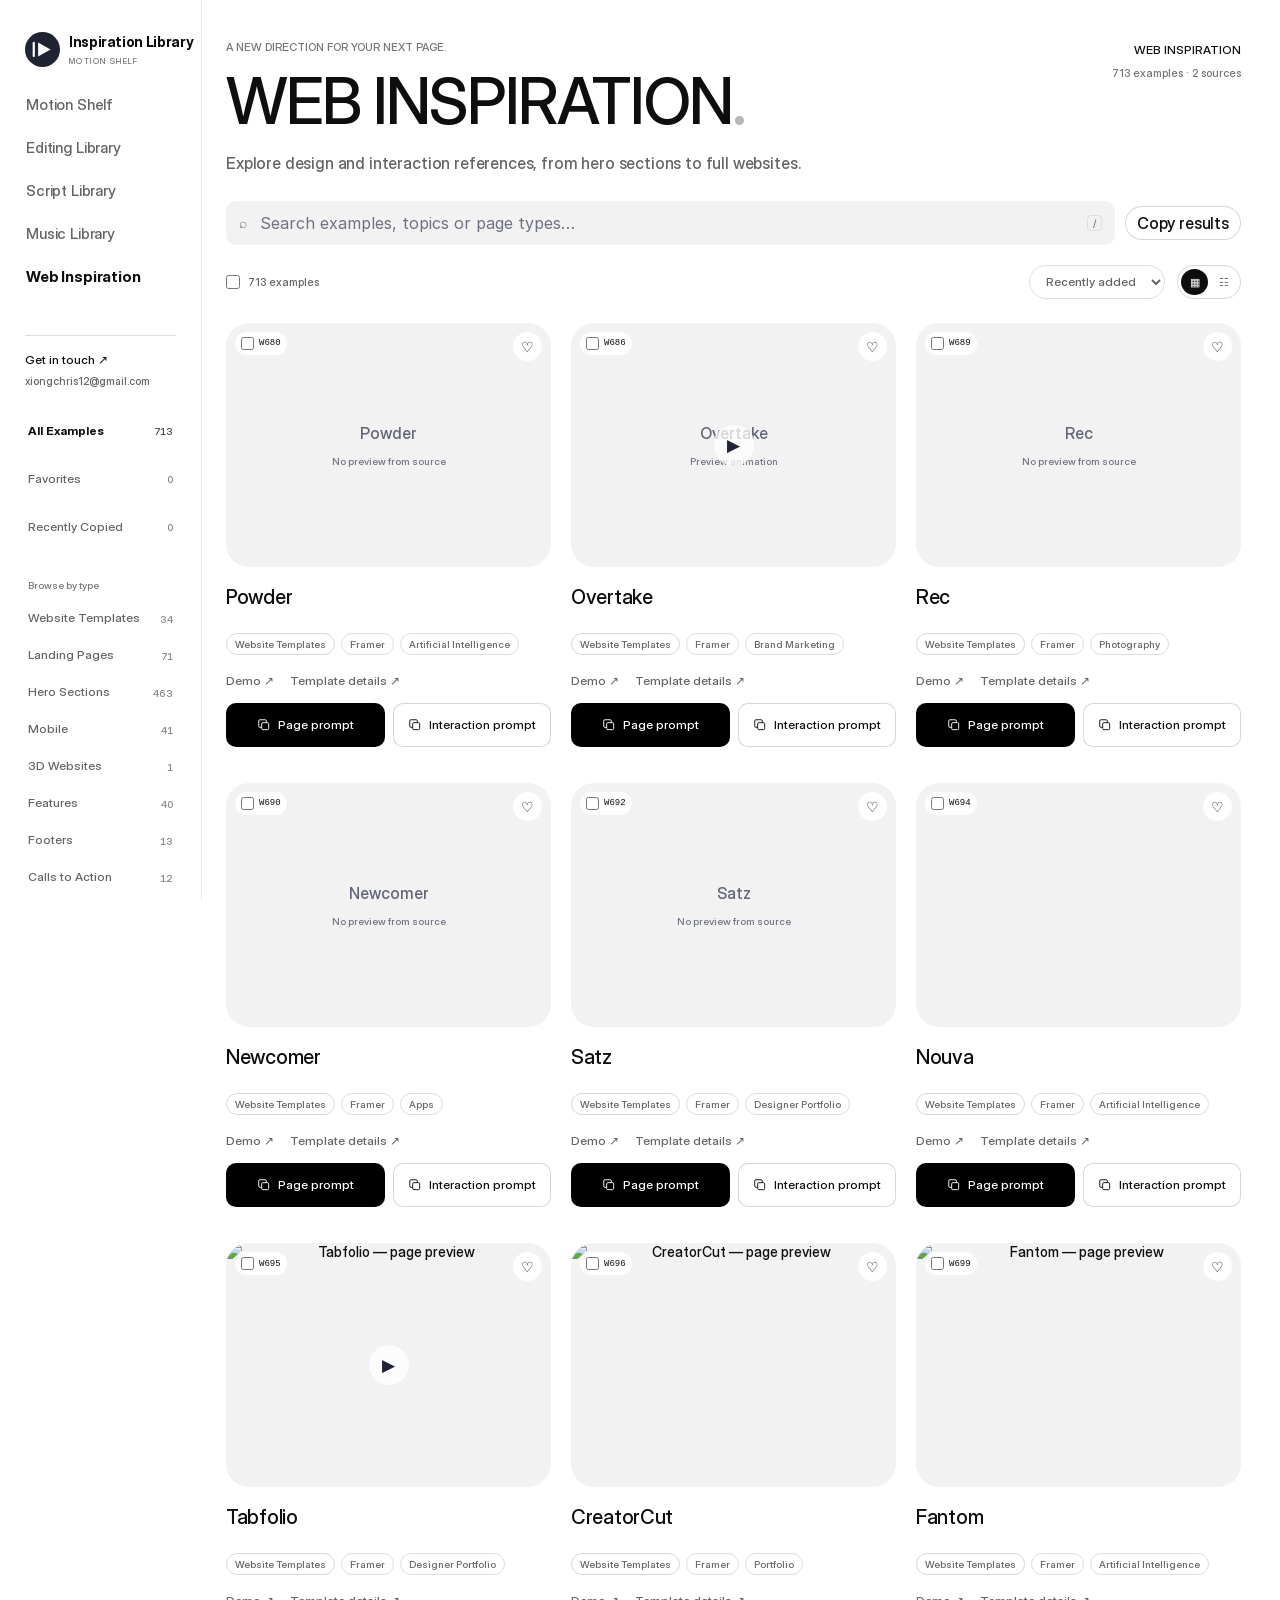
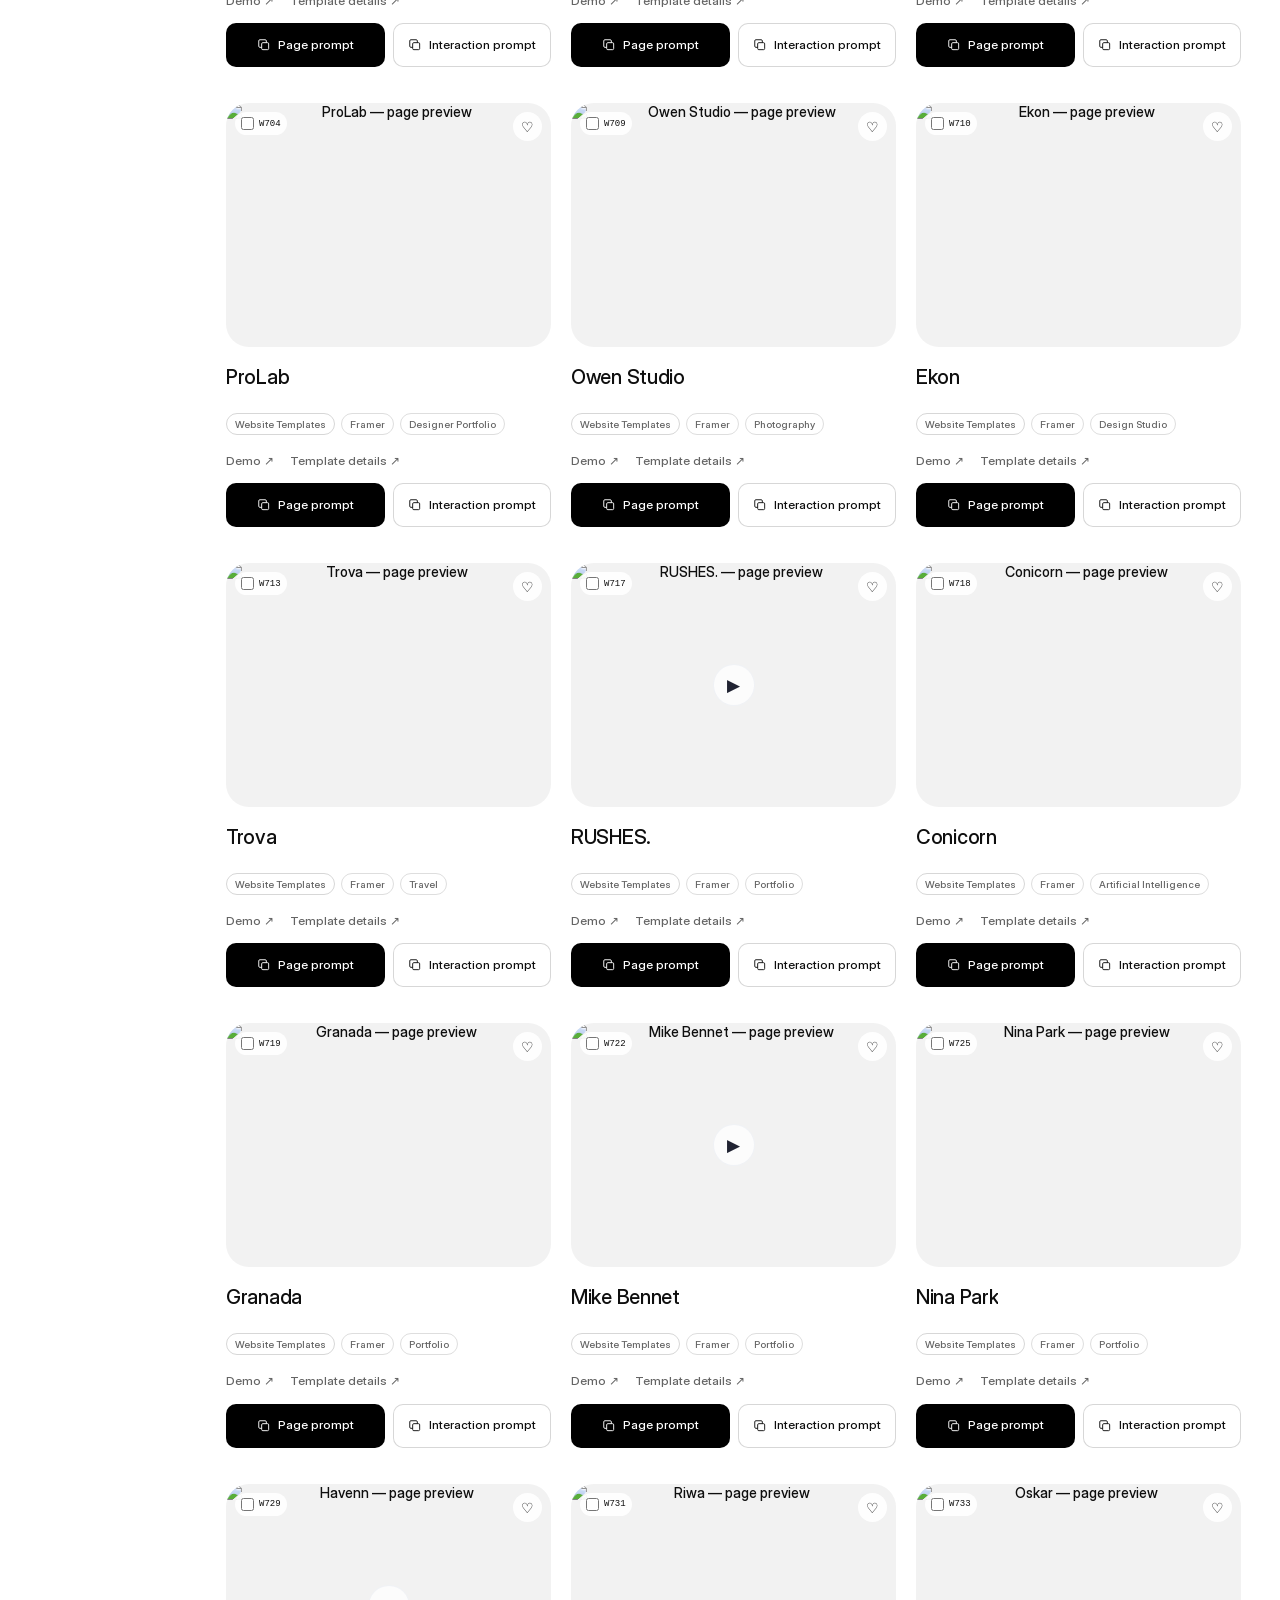
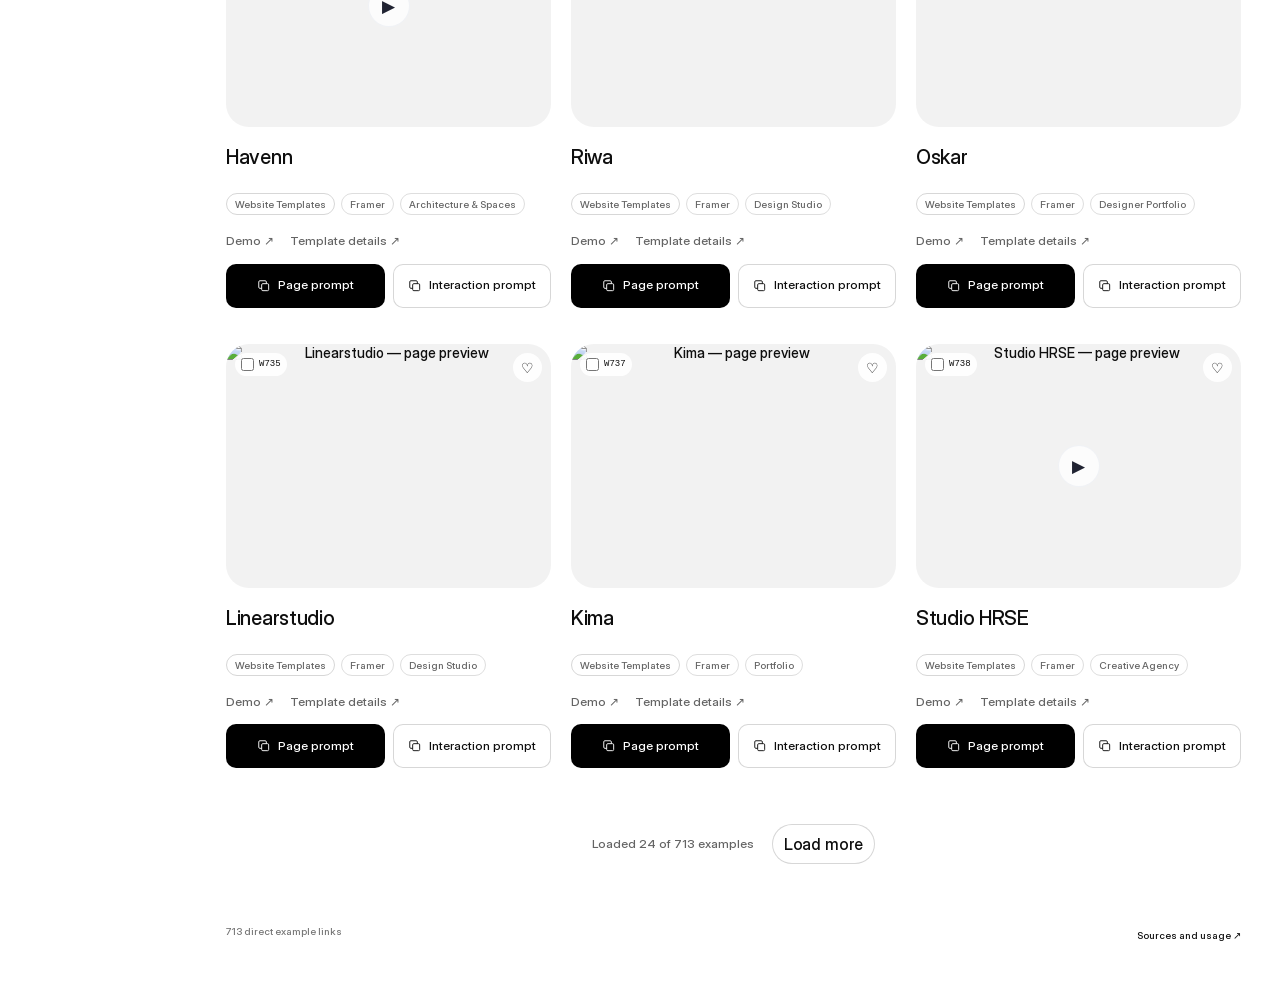
<file: websites.html>
<!doctype html>
<html lang="en"><head><script src="./locales.js?v=43973c6096ec44dc" defer></script><script src="./browser-state.js?v=77654421b06f0484" defer></script><script src="./i18n.js?v=cd2de2ad8abdabf1" defer></script><meta charset="UTF-8"><meta name="viewport" content="width=device-width,initial-scale=1"><meta name="color-scheme" content="light"><meta name="theme-color" content="#f7f7fb"><meta name="referrer" content="no-referrer"><meta http-equiv="Content-Security-Policy" content="default-src 'self'; script-src 'self'; style-src 'self'; font-src 'self'; img-src 'self' https://cdn.dribbble.com https://d2ol7oe51mr4n9.cloudfront.net https://d8j0ntlcm91z4.cloudfront.net https://i.vimeocdn.com https://i.ytimg.com https://i1.hdslb.com https://image.mux.com https://images.higgs.ai https://img.youtube.com https://motionsites.ai https://pbs.twimg.com https://pub-86dc5b5484314368ac5436a674b0d919.r2.dev https://raw.githubusercontent.com https://y4pdgnepgswqffpt.public.blob.vercel-storage.com; media-src https://ccmixter.org https://cdn.dribbble.com https://cdn.rive.cool https://d8j0ntlcm91z4.cloudfront.net https://demos.digitalsamba.com https://github.com https://images.higgs.ai https://incompetech.com https://pub-60e30bed45514f03933d3900731bea31.r2.dev https://pub-86dc5b5484314368ac5436a674b0d919.r2.dev https://raw.githubusercontent.com https://release-assets.githubusercontent.com https://stream.mux.com https://video.twimg.com; frame-src https://player.vimeo.com https://www.youtube-nocookie.com https://player.mux.com https://player.bilibili.com; connect-src 'self'; base-uri 'none'; form-action 'none'; object-src 'none'"><title>网页灵感 · Motion Shelf</title><link rel="icon" href="./icon.svg"><link rel="stylesheet" href="./ui.css?v=b8b2658d81dc4cd5"><link rel="stylesheet" href="./music.css?v=dc705110fbd1ebb5"><link rel="stylesheet" href="./websites.css?v=b7676a9f50b673d4"><link rel="stylesheet" href="./reference-prompts.css?v=ce0c3dfcb9e8ca28"><script src="./reference-prompts.js?v=04cb6a333560f99a" defer></script><script src="./websites.js?v=25e9021dd2cc1d8a" defer></script><script src="./navigation.js?v=d17faab9ecc30a64" defer></script></head>
<body class="websites-page reference-library-page"><a href="#main" class="skip-link">跳到案例</a>
<aside class="sidebar" aria-label="网页案例导航">
<a class="brand" href="./"><img src="./icon.svg" width="35" height="35" alt=""><span>灵感库<small>MOTION SHELF</small></span></a>
<nav class="library-switch" aria-label="切换灵感库"><a href="./">动效灵感库</a><a href="./editing.html">剪辑灵感库</a><a href="./scripts.html">脚本灵感库</a><a href="./music.html">音乐灵感库</a><a href="./websites.html" class="active" aria-current="page">网页灵感</a></nav><a class="public-contact" href="mailto:xiongchris12@gmail.com"><span>交流联系 ↗</span><small>xiongchris12@gmail.com</small></a>
<nav class="collection-nav" aria-label="案例集合"><button type="button" class="nav-item active" data-scope="all">全部案例 <b id="website-total">—</b></button><button type="button" class="nav-item" data-scope="favorites">我的收藏 <b id="website-favorites">0</b></button><button type="button" class="nav-item" data-scope="recent">最近复制 <b id="website-recent">0</b></button></nav>
<div class="sidebar-label">按类型浏览</div><nav id="website-categories" class="category-nav" aria-label="页面类型"></nav>
<div class="sidebar-footer"><span class="local-dot"></span> 公开参考库<small>收藏与复制记录，仅存此浏览器。<br>案例与模板，保留原始来源。</small></div></aside>
<main id="main" tabindex="-1">
<header class="page-header"><div><p class="eyebrow">A NEW DIRECTION FOR YOUR NEXT PAGE.</p><h1>网页灵感<span class="title-dot">.</span></h1><p id="page-description">从首屏到完整页面，找设计与交互动效参考。</p></div><span class="edition">WEB INSPIRATION<small id="website-summary">正在读取案例…</small></span></header>
<section class="toolbar" aria-label="搜索与复制"><div class="search-field"><span aria-hidden="true">⌕</span><input type="search" id="website-search" placeholder="搜索案例、主题或页面类型…" aria-label="搜索网页案例" autocomplete="off"><kbd>/</kbd></div><button type="button" id="website-copy-results" class="button secondary" disabled>复制当前结果</button></section>
<div id="website-error" class="banner hidden" role="alert"><span>案例暂时无法读取。</span> <button type="button" id="website-retry" class="text-button">重新读取</button></div>
<section class="results-toolbar" aria-label="结果与视图"><div class="results-left"><label class="select-all"><input type="checkbox" id="website-select-all" aria-label="选择全部筛选结果"><span id="website-results" role="status" aria-live="polite">正在读取案例…</span></label></div><div class="results-right"><select id="website-sort" aria-label="排序方式"><option value="newest">最新加入</option><option value="source">原站顺序</option><option value="title">标题 A—Z</option></select><div class="view-switch" role="group" aria-label="浏览方式"><button type="button" class="active" data-view="grid" aria-label="卡片视图" aria-pressed="true">▦</button><button type="button" data-view="list" aria-label="列表视图" aria-pressed="false">☷</button></div></div></section>
<section id="website-grid" class="website-grid" aria-label="网页案例"></section>
<section id="website-empty" class="empty-state hidden"><h2 id="website-empty-title">没有找到案例</h2><p id="website-empty-description">换一个关键词，或清除筛选再看看。</p><button type="button" id="website-empty-reset" class="button secondary">查看全部案例</button></section>
<div class="infinite-loader hidden" id="website-load-state"><span id="website-load-status" role="status" aria-live="polite"></span><button type="button" class="button secondary" id="website-load-more">加载更多</button></div>
<footer class="page-footer"><span id="website-footer">每条案例保留原站链接</span><button type="button" id="website-about" class="text-button">来源与使用说明 ↗</button></footer></main>
<section id="website-selection" class="selection-bar hidden" aria-label="已选案例"><span class="selection-count"><b id="website-selected-count">0</b> 个已选</span><button type="button" id="website-copy-selected" class="button primary">复制所选链接</button><button type="button" id="website-clear-selected" class="icon-button" aria-label="取消全部选择">×</button></section>
<dialog id="website-preview" class="preview-dialog"><div class="preview-top"><span>网页案例预览</span><button type="button" id="website-preview-close" class="icon-button" aria-label="关闭预览">×</button></div><div id="website-player" class="website-player"></div><div class="preview-content"><div><h2 id="website-preview-title"></h2><p id="website-preview-info"></p></div><div class="preview-actions"><a id="website-original" class="button secondary" target="_blank" rel="noopener noreferrer">查看案例 / 提示词 ↗</a><a id="website-demo" class="button secondary hidden" target="_blank" rel="noopener noreferrer">打开演示 ↗</a><button type="button" id="website-preview-copy" class="button secondary">复制链接</button></div></div><div id="website-reference-prompts" class="reference-preview-actions"></div><div id="website-reference-insights" class="reference-preview-insights"></div><p class="player-hint" id="website-preview-hint">预览来自原站。完整页面与提示词可在原站查看。</p></dialog>
<dialog id="website-info" class="small-dialog"><div class="dialog-heading"><h2>来源与使用说明</h2><button type="button" class="icon-button" data-close="website-info" aria-label="关闭说明">×</button></div><p id="website-source-description"></p><p>封面与动效来自原站公开预览，未逐个复现建站。复制链接会直达对应案例或模板详情。MotionSites 标记提示词费用，其他来源标记模板费用，实际价格跟使用条件以原站为准。</p><p>素材、代码跟设计的使用条件，请查看原站及作者说明。</p><a class="button secondary" href="https://motionsites.ai/" target="_blank" rel="noopener noreferrer">打开 MotionSites ↗</a></dialog>
<dialog id="website-manual" class="small-dialog"><div class="dialog-heading"><h2>复制案例链接</h2><button type="button" class="icon-button" data-close="website-manual" aria-label="关闭复制窗口">×</button></div><p>选中下方内容，按 ⌘C / Ctrl+C 复制。</p><textarea id="website-manual-text" readonly aria-label="待复制的案例链接"></textarea><button type="button" id="website-manual-select" class="button primary">全选内容</button></dialog>
<div id="toast" class="toast" role="status" aria-live="polite"></div>
</body></html>
</file>
<file: ui.css>
@charset "UTF-8";
:root{--bg:#f7f7fb;--sidebar:#f0eff8;--card:#ffffff;--hover:#eeebf8;--line:#dedee9;--text:#202332;--muted:#626574;--dim:#6e7180;--lime:#6550c2;--lime-text:#ffffff;--accent-soft:#ece7fb;--accent-hover:#5140a7;--page-tint-a:#e6e4fc;--page-tint-b:#f7e9f2;--font:-apple-system,BlinkMacSystemFont,"Segoe UI","PingFang SC","Hiragino Sans GB","Microsoft YaHei",sans-serif;--side:202px}
*{box-sizing:border-box}html{scroll-behavior:smooth;scrollbar-gutter:stable}body{margin:0;background:var(--bg);color:var(--text);font-family:var(--font);font-size:14px;-webkit-font-smoothing:antialiased}button,input,select,textarea{font:inherit}button,select{cursor:pointer}button,a,input,select,textarea{-webkit-tap-highlight-color:transparent}button{color:inherit}button{border:0}button:disabled{opacity:.4;cursor:not-allowed}a{color:inherit;text-decoration:none}button:focus-visible,a:focus-visible,input:focus-visible,select:focus-visible,textarea:focus-visible{outline:2px solid var(--lime);outline-offset:4px}input[type=checkbox]{accent-color:var(--lime);width:16px;height:16px;cursor:pointer;flex-shrink:0}svg{width:18px;height:18px;display:block;flex-shrink:0}span[data-icon]{display:inline-flex;align-items:center;justify-content:center;flex-shrink:0}.hidden{display:none!important}.sr-only{position:absolute;width:1px;height:1px;padding:0;margin:-1px;overflow:hidden;clip:rect(0,0,0,0);white-space:nowrap;border:0}.skip-link{position:fixed;left:12px;top:-60px;background:var(--lime);color:var(--lime-text);padding:12px 18px;z-index:100}.skip-link:focus{top:12px}
.sidebar{position:fixed;inset:0 auto 0 0;width:var(--side);background:var(--sidebar);border-right:1px solid var(--line);padding:28px 17px 19px;display:flex;flex-direction:column;overflow:auto;z-index:20}.brand{display:flex;align-items:center;gap:11px;margin:0 8px 31px;font-size:15px;font-weight:650;white-space:nowrap}.brand img{flex-shrink:0}.brand small{display:block;font-size:8px;color:var(--dim);font-weight:500;letter-spacing:2px;margin-top:6px}.collection-nav,.category-nav{display:grid;gap:5px}.nav-item{display:flex;align-items:center;gap:10px;min-height:43px;width:100%;border-radius:8px;padding:10px 11px;background:transparent;color:var(--muted);font-size:12px;text-align:left;transition:background .15s,color .15s}.nav-item svg{width:16px;height:16px}.nav-item b{font-size:10px;margin-left:auto;font-weight:500;font-variant-numeric:tabular-nums;opacity:.8}.nav-item:hover{background:var(--hover);color:var(--text)}.nav-item.active{background:var(--lime);color:var(--lime-text);font-weight:600}.nav-item.category.active{background:#ffffff;color:var(--lime)}.sidebar-label{color:var(--dim);font-size:10px;letter-spacing:1px;padding:0 11px;margin:30px 0 12px}.sidebar-footer{margin-top:auto;padding:30px 10px 0;color:var(--muted);font-size:10px;line-height:1.6}.local-dot{display:inline-block;width:5px;height:5px;border-radius:50%;background:var(--lime);margin-right:5px}.sidebar-footer small{display:block;color:var(--dim);margin:4px 0 16px;font-size:10px;white-space:nowrap}.sidebar-footer button{display:flex;justify-content:space-between;align-items:center;width:100%;color:var(--muted);background:transparent;padding:0;font-size:10px;min-height:28px}.sidebar-footer button:hover{color:var(--lime)}
main{margin-left:var(--side);padding:27px 34px 28px;max-width:1850px;min-width:0;outline:none}.page-header{display:flex;justify-content:space-between;gap:20px;align-items:flex-start;margin-bottom:19px}.eyebrow{color:var(--dim);font-size:9px;letter-spacing:1.7px;margin:0 0 9px}h1{font-size:28px;line-height:1.25;font-weight:620;letter-spacing:-.7px;margin:0}.title-dot{color:var(--lime);padding-left:3px}#page-description{font-size:12px;color:var(--muted);line-height:1.7;margin:8px 0 0}.edition{font-size:10px;letter-spacing:1.4px;color:var(--lime);text-align:right;white-space:nowrap;padding-top:2px}.edition small{display:block;font-size:10px;color:var(--dim);letter-spacing:0;margin-top:7px}.toolbar{display:flex;gap:10px;align-items:center}.search-field{display:flex;align-items:center;gap:11px;flex:1;min-width:120px;background:#ffffff;border:1px solid #d9deea;border-radius:9px;padding:0 12px;height:45px;transition:border-color .15s}.search-field:focus-within{border-color:var(--lime)}.search-field>span{color:var(--dim)}.search-field input{width:100%;min-width:30px;border:0;outline:0!important;background:none;color:var(--text);font-size:12px;height:100%}.search-field input::placeholder{color:#6e7180}.search-field input::-webkit-search-cancel-button{display:none}.search-field kbd{font-family:inherit;border:1px solid #d9deea;border-radius:4px;color:var(--dim);padding:1px 5px;font-size:10px}.search-field .icon-button{width:25px;height:25px}.toolbar-actions{display:flex;gap:10px;align-items:center}.button{display:inline-flex;align-items:center;justify-content:center;gap:7px;min-height:40px;padding:0 13px;border-radius:8px;font-size:11px;font-weight:550;white-space:nowrap;border:1px solid transparent;transition:background .15s,border-color .15s,transform .15s}.button svg{width:15px;height:15px}.primary{background:var(--lime);color:var(--lime-text)}.primary:hover{background:#f0f2f7}.primary:active{transform:translateY(1px)}.secondary{background:#ffffff;border-color:#d9deea;color:#202332}.secondary:hover{background:#edf0f6;border-color:#d9deea}.select-wrap{position:relative;display:flex;align-items:center}.select-wrap select{appearance:none;background:#ffffff;border:1px solid var(--line);border-radius:8px;height:40px;padding:0 29px 0 12px;color:var(--muted);font-size:11px;max-width:138px}.select-wrap>span[data-icon]{position:absolute;right:10px;pointer-events:none;color:var(--dim)}.select-wrap svg{width:12px;height:12px}.filter-row{display:flex;gap:20px;align-items:center;flex-wrap:wrap;margin-top:10px;padding-bottom:13px;border-bottom:1px solid var(--line);min-height:36px}.studio-filter,.format-filter{display:flex;align-items:center;gap:7px}.filter-row label{color:var(--dim);font-size:10px}.filter-row select,.sort-wrap select{background:transparent;color:var(--muted);border:0;font-size:10px;max-width:150px;padding:4px 3px}.filter-row option,.sort-wrap option{background:var(--card);color:var(--text)}.text-button{background:transparent;padding:4px 0;color:var(--lime);font-size:10px}.results-toolbar{display:flex;align-items:center;justify-content:space-between;gap:12px;padding:12px 0}.results-left,.results-right{display:flex;align-items:center;gap:12px;min-width:0}.select-all{display:flex;align-items:center;gap:8px;font-size:11px;color:var(--muted);cursor:pointer;min-height:30px}.select-all input{width:14px;height:14px;margin:0}.select-all strong{font-weight:600;color:var(--text)}.filter-chip{font-size:10px;border:1px solid #d9deea;background:#ffffff;color:var(--lime);padding:3px 7px;border-radius:5px;white-space:nowrap}.view-switch{display:flex;gap:2px;border:1px solid var(--line);border-radius:6px;padding:2px}.view-switch button{background:transparent;color:var(--dim);border-radius:4px;width:27px;height:26px;display:grid;place-items:center}.view-switch svg{width:14px;height:14px}.view-switch button.active{background:#edf0f6;color:var(--lime)}.gallery{display:grid;grid-template-columns:repeat(3,minmax(0,1fr));gap:20px}.card{min-width:0;overflow:hidden;border-radius:11px;border:1px solid var(--line);background:var(--card);transition:border-color .16s,box-shadow .16s}.card:hover{border-color:#d9deea;box-shadow:0 8px 28px #00000022}.card.selected{border-color:var(--lime)}.artwork{position:relative;aspect-ratio:16/9;background:#ffffff;overflow:hidden}.image-open{position:absolute;inset:0;padding:0;background:transparent;width:100%;height:100%;display:grid;place-items:center;overflow:hidden}.artwork img{position:absolute;width:100%;height:100%;object-fit:cover;transition:transform .3s}.card:hover .artwork img{transform:scale(1.025)}.image-fallback{padding:30px;color:#626574;font-size:22px;letter-spacing:-.5px;font-weight:600;text-align:center;line-height:1.3}.play-icon{position:absolute;display:grid;place-items:center;width:42px;height:42px;background:#ffffffd9;border:1px solid #d9deea66;border-radius:50%;color:#202332;opacity:0;transform:translateY(4px);transition:opacity .15s,transform .15s}.play-icon svg{width:17px;height:17px;margin-left:2px}.image-open:hover .play-icon,.image-open:focus-visible .play-icon{opacity:1;transform:translateY(0)}.card-select{position:absolute;left:9px;top:9px;z-index:2;display:flex;align-items:center;gap:5px;background:#ffffffe3;padding:5px 6px;border-radius:5px;cursor:pointer;color:#202332}.card-select input{width:13px;height:13px;margin:0}.card-number{font-size:9px;font-variant-numeric:tabular-nums;font-family:ui-monospace,SFMono-Regular,monospace}.favorite{position:absolute;right:9px;top:9px;z-index:2;width:29px;height:29px;border-radius:7px;background:#ffffffcc;color:#202332;display:grid;place-items:center;transition:background .15s,color .15s}.favorite svg{width:15px;height:15px}.favorite:hover{background:#edf0f6}.favorite.saved{background:var(--lime);color:#202332}.favorite.saved svg{fill:currentColor}.duration{position:absolute;bottom:8px;right:8px;font-size:9px;background:#ffffffd9;color:#202332;border-radius:4px;padding:3px 5px;font-variant-numeric:tabular-nums;pointer-events:none}.card-content{padding:14px 14px 12px;min-width:0}.card-title{display:block;width:100%;background:none;padding:0;text-align:left;font-size:13px;font-weight:550;line-height:1.45;letter-spacing:-.15px;min-height:38px;margin:0 0 9px;display:-webkit-box;-webkit-line-clamp:2;-webkit-box-orient:vertical;overflow:hidden;overflow-wrap:anywhere}.card-title:hover{color:var(--lime)}.card-meta{display:flex;align-items:center;gap:8px;justify-content:space-between;color:var(--muted);font-size:10px;min-height:18px}.creator{overflow:hidden;text-overflow:ellipsis;white-space:nowrap}.platform{font-size:8px;letter-spacing:.2px;padding:3px 5px;border:1px solid #d9deea;border-radius:4px;color:#626574;flex-shrink:0}.card-actions{display:flex;align-items:center;justify-content:space-between;gap:6px;border-top:1px solid var(--line);padding-top:11px;margin-top:12px}.category-label{font-size:9px;color:var(--dim);overflow:hidden;text-overflow:ellipsis;white-space:nowrap}.copy-button{font-size:10px;min-height:33px;padding:0 10px;gap:6px;border-radius:6px}.copy-button svg{width:13px;height:13px}.copy-button.copied{background:#f0f2f7}.empty-state{text-align:center;padding:70px 16px 100px;min-height:350px}.empty-icon{margin:0 auto 18px;color:var(--dim);width:50px;height:50px;background:var(--card);border-radius:13px}.empty-icon svg{width:23px;height:23px}.empty-state h2{font-size:18px;font-weight:550}.empty-state p{color:var(--muted);font-size:12px;line-height:1.8;max-width:400px;margin:0 auto 22px}.banner{font-size:11px;line-height:1.6;padding:12px 15px;border:1px solid #d9deea;border-radius:8px;background:#ffffff;color:#9b3e28;margin-top:17px}.page-footer{display:flex;justify-content:space-between;gap:16px;padding:30px 0 7px;margin-top:9px;color:var(--dim);font-size:10px;line-height:1.6}.footer-spark{color:var(--lime);font-size:15px;margin-left:5px}.selection-bar{position:fixed;bottom:22px;left:calc(50% + var(--side)/2);transform:translateX(-50%);display:flex;align-items:center;gap:14px;background:#ffffff;border:1px solid #d9deea;padding:9px 11px 9px 17px;border-radius:12px;z-index:30;box-shadow:0 8px 45px #00000099;white-space:nowrap}.selection-count{font-size:11px;color:#202332}.selection-count b{color:var(--lime);font-size:14px;margin-right:3px;font-variant-numeric:tabular-nums}.icon-button{width:31px;height:31px;border-radius:6px;display:inline-grid;place-items:center;background:transparent;color:var(--muted);padding:0}.icon-button:hover{background:#f0f2f70c;color:var(--text)}.toast{position:fixed;top:20px;left:calc(50% + var(--side)/2);transform:translate(-50%,-12px);max-width:calc(100vw - 35px);border:1px solid #d9deea;background:#fffffff5;color:#202332;box-shadow:0 5px 25px #00000055;border-radius:10px;padding:12px 18px;opacity:0;pointer-events:none;font-size:12px;line-height:1.5;transition:opacity .16s,transform .16s;z-index:200}.toast.visible{opacity:1;transform:translate(-50%,0)}body.has-selection main{padding-bottom:95px}
dialog{color:var(--text);background:#ffffff;border:1px solid #d9deea;border-radius:15px;box-shadow:0 20px 100px #00000099;padding:0;max-height:92dvh}dialog::backdrop{background:#ffffffc9;backdrop-filter:blur(8px)}.preview-dialog{width:min(860px,calc(100vw - 38px))}.preview-top{display:flex;justify-content:space-between;align-items:center;padding:10px 15px;font-size:10px;color:var(--muted)}.player{aspect-ratio:16/9;background:#ffffff}.player iframe{width:100%;height:100%;border:0}.preview-content{display:flex;justify-content:space-between;align-items:center;gap:20px;padding:21px 23px 10px}.preview-content h2{font-size:18px;line-height:1.4;font-weight:550;margin:0;overflow-wrap:anywhere}.preview-content p{color:var(--muted);font-size:11px;line-height:1.7;margin:8px 0 0}.preview-actions{display:flex;gap:8px;flex-shrink:0}.player-hint{padding:0 23px 16px;font-size:10px;color:var(--dim);line-height:1.7;margin:5px 0 0}.small-dialog{width:min(480px,calc(100vw - 32px));padding:22px}.dialog-heading{display:flex;justify-content:space-between;align-items:center;gap:12px;margin-bottom:14px}.dialog-heading h2{font-size:18px;margin:0;font-weight:600}.small-dialog p{font-size:12px;color:var(--muted);line-height:1.9}.small-dialog textarea{width:100%;height:190px;resize:vertical;background:#ffffff;color:#202332;padding:12px;border:1px solid #d9deea;border-radius:8px;font-family:ui-monospace,monospace;font-size:11px;line-height:1.7;margin-bottom:13px}.about-tip{border-top:1px solid var(--line);padding-top:14px;color:var(--lime)!important}
.gallery.list-view{grid-template-columns:1fr;gap:8px}.list-view .card{display:grid;grid-template-columns:130px minmax(0,1fr)}.list-view .artwork{height:100%;min-height:96px;aspect-ratio:auto}.list-view .card-select{left:6px;top:6px;padding:3px 4px}.list-view .favorite{right:6px;top:6px;width:25px;height:25px}.list-view .card-content{display:grid;grid-template-columns:minmax(0,1fr) auto;grid-template-rows:auto auto;column-gap:20px;padding:14px 16px;align-content:center}.list-view .card-title{min-height:0;margin-bottom:7px;grid-column:1;grid-row:1;font-size:13px;-webkit-line-clamp:1}.list-view .card-meta{grid-column:1;grid-row:2;justify-content:flex-start}.list-view .card-actions{grid-column:2;grid-row:1/3;border:0;padding:0;margin:0;gap:16px}.list-view .duration{font-size:8px}.list-view .image-fallback{font-size:13px;padding:15px}.list-view .play-icon{width:32px;height:32px}
@media(min-width:1600px){.gallery{grid-template-columns:repeat(4,minmax(0,1fr))}}
@media(max-width:1120px){:root{--side:178px}.sidebar{padding:25px 13px 17px}.brand{gap:8px;margin-left:6px;font-size:14px}.brand img{width:31px;height:31px}.nav-item{padding:10px 10px;gap:8px}main{padding:29px 25px 24px}.gallery{grid-template-columns:repeat(2,minmax(0,1fr));gap:17px}.eyebrow{font-size:8px}.page-header{margin-bottom:23px}.toolbar-actions{gap:8px}.toolbar{gap:8px}.button{padding:0 11px}}
@media(max-width:800px){:root{--side:0px}.sidebar{position:relative;width:auto;height:auto;padding:17px 21px 12px;overflow:visible;border-right:0;border-bottom:1px solid var(--line);display:grid;grid-template-columns:auto 1fr;gap:15px 22px}.brand{margin:0;font-size:14px}.brand img{width:30px;height:30px}.brand small{font-size:7px;margin-top:4px}.collection-nav{display:flex;justify-content:flex-end;align-items:center;gap:5px}.nav-item{width:auto;min-height:34px;font-size:10px;padding:8px 10px;gap:5px}.collection-nav .nav-item svg{width:13px;height:13px}.nav-item b{font-size:9px;margin-left:3px}.category-nav{grid-column:1/-1;display:flex;gap:6px;overflow:auto;padding:0 0 2px}.category-nav .nav-item{flex-shrink:0;padding:7px 9px;min-height:30px;background:#ffffff;border:1px solid #d9deea}.category-nav .nav-item.active{border-color:#d9deea}.category-nav .nav-item svg{display:none}.sidebar-label,.sidebar-footer{display:none}main{margin:0;padding:26px 23px 20px}.edition{font-size:9px}.gallery{gap:16px}.toast{left:50%}.selection-bar{left:50%}.eyebrow{margin-bottom:12px}.page-header{gap:15px}.title-dot{display:none}h1{font-size:27px}.list-view .card{grid-template-columns:119px minmax(0,1fr)}}
@media(max-width:560px){.sidebar{padding:15px 16px 11px;gap:13px 9px;grid-template-columns:1fr}.brand{font-size:15px}.brand small{letter-spacing:1.8px}.collection-nav{position:static;justify-content:flex-start;gap:5px}.collection-nav .nav-item{font-size:11px;min-height:36px;padding:8px 11px}.category-nav{grid-column:auto;gap:5px}.category-nav .nav-item{font-size:10px;min-height:31px}.category-nav .nav-item b{display:none}main{padding:23px 16px 20px}.eyebrow{font-size:7px;letter-spacing:1.2px;line-height:1.5}h1{font-size:25px}#page-description{font-size:11px;max-width:270px;margin-top:9px}.page-header{margin-bottom:20px}.edition{font-size:8px;padding-top:1px}.edition small{font-size:8px}.toolbar{flex-wrap:wrap;gap:9px}.search-field{flex-basis:100%;height:43px}.toolbar-actions{width:100%;justify-content:space-between}.toolbar-actions .button{flex:1}.select-wrap{flex:1}.select-wrap select{width:100%;max-width:none}.filter-row{gap:13px;margin-top:12px;padding-bottom:15px}.filter-row select{max-width:114px}.filter-row label{font-size:9px}.filter-row .format-filter{margin-left:auto}.results-toolbar{padding:14px 0;gap:6px}.results-left,.results-right{gap:7px}.filter-chip{display:none}.select-all{font-size:10px}.sort-wrap select{font-size:9px;max-width:87px}.view-switch button{width:25px;height:26px}.gallery{gap:12px;grid-template-columns:repeat(2,minmax(0,1fr))}.card{border-radius:9px}.card-content{padding:11px 10px 10px}.card-title{font-size:11px;min-height:33px;margin-bottom:7px;line-height:1.5}.card-meta{font-size:9px;gap:4px}.platform{font-size:7px;padding:2px 3px}.card-actions{padding-top:9px;margin-top:9px;gap:3px}.category-label{font-size:8px}.copy-button{padding:0 7px;font-size:9px;min-height:32px;gap:4px}.copy-button svg{width:11px;height:11px}.favorite{width:26px;height:26px;top:7px;right:7px}.card-select{top:7px;left:7px;padding:4px;gap:4px}.card-select input{width:12px;height:12px}.card-number{font-size:8px}.duration{font-size:8px;bottom:6px;right:6px}.page-footer{font-size:9px;align-items:flex-start;gap:15px}.page-footer>span:last-child{text-align:right;max-width:175px}.selection-bar{gap:9px;bottom:14px;padding:8px 8px 8px 12px;max-width:calc(100vw - 24px)}.selection-bar .button{font-size:10px;min-height:36px}.selection-count{font-size:10px}.preview-content{padding:17px 16px 10px;flex-wrap:wrap;gap:14px}.preview-content h2{font-size:16px}.preview-actions{width:100%}.preview-actions>.button{flex:1;font-size:10px}.player-hint{padding:0 16px 16px;font-size:9px}.preview-dialog{width:calc(100vw - 20px);border-radius:11px}.list-view .card{grid-template-columns:92px minmax(0,1fr)}.list-view .card-content{padding:10px;column-gap:7px}.list-view .artwork{min-height:100px}.list-view .card-title{font-size:11px;-webkit-line-clamp:2}.list-view .card-meta{font-size:8px;gap:6px}.list-view .card-actions{gap:0}.list-view .category-label{display:none}.list-view .copy-button{font-size:0;width:33px;height:34px;padding:0}.list-view .copy-button svg{width:15px;height:15px}.list-view .favorite{width:23px;height:23px;right:4px;top:4px}.list-view .favorite svg{width:12px;height:12px}.list-view .card-select{gap:3px;left:4px;top:4px}.toast{font-size:11px;padding:11px 14px;top:12px}.small-dialog{padding:19px}.image-fallback{font-size:14px;padding:20px}}
@media(prefers-reduced-motion:reduce){html{scroll-behavior:auto}*,*::before,*::after{animation:none!important;transition:none!important}.card:hover .artwork img{transform:none}.play-icon{transform:none}}

.subcategory-row{display:flex;align-items:flex-start;gap:14px;padding:15px 0;border-bottom:1px solid var(--line)}
.subcategory-label{flex-shrink:0;font-size:10px;color:var(--dim);padding-top:10px;letter-spacing:1px}
.subcategory-options{display:flex;flex-wrap:wrap;gap:7px;min-width:0}
.subcategory-button{display:inline-flex;align-items:center;gap:8px;min-height:33px;padding:7px 12px;border:1px solid var(--line);border-radius:6px;background:#ffffff;color:var(--muted);font-size:11px;white-space:nowrap;transition:background .15s,color .15s,border-color .15s}
.subcategory-button b{font-size:10px;font-weight:500;font-variant-numeric:tabular-nums;opacity:.7}
.subcategory-button:hover:not(:disabled){color:var(--text);border-color:#d9deea;background:var(--hover)}
.subcategory-button.active{color:var(--lime);background:#ffffff;border-color:#d9deea}
.subcategory-button:disabled{opacity:.35;cursor:default}
@media(max-width:800px){.subcategory-row{gap:10px;padding:12px 0}.subcategory-options{flex-wrap:nowrap;overflow-x:auto;padding-bottom:3px}.subcategory-button{flex-shrink:0;min-height:32px;padding:7px 10px;font-size:10px}}

.evidence-link{display:inline-block;margin-top:9px;font-size:11px;color:var(--lime);text-underline-offset:3px}.evidence-link.hidden{display:none}

.player video{width:100%;height:100%;display:block;object-fit:contain;background:#ffffff}

/* Language control shares one preference across all libraries. */
.language-control{display:grid;gap:7px;margin:22px 10px 0;color:var(--muted);font-size:10px}.language-control select{width:100%;min-height:36px;padding:7px 10px;border:1px solid var(--line);border-radius:7px;background:var(--card);color:var(--text)}
html[lang=en] .nav-item{gap:7px;font-size:11px}html[lang=en] .nav-item>span:not([data-icon]){min-width:0}html[lang=en] .sidebar-footer small{white-space:normal}html[lang=en] .brand{font-size:14px}html[lang=en] .edition{white-space:normal}html[lang=en] .toolbar-actions{flex-wrap:wrap}.library-switch a{overflow-wrap:anywhere}
@media(max-width:680px){.language-control{display:flex;align-items:center;justify-content:flex-end;margin:12px 0 0;gap:10px}.language-control select{width:115px;min-height:34px}html[lang=en] .toolbar{flex-wrap:wrap}html[lang=en] .toolbar-actions{width:100%}html[lang=en] .results-toolbar{flex-wrap:wrap}html[lang=en] .collection-nav .nav-item{white-space:normal}}
@media(max-width:800px){.sidebar>*{min-width:0}.language-control{grid-column:1/-1;margin-top:0}.collection-nav{flex-wrap:wrap}.library-switch a{min-width:0;white-space:normal!important}}
@media(max-width:560px){.sidebar{grid-template-columns:minmax(0,1fr)}.collection-nav .nav-item{flex:1;justify-content:center;padding:8px 7px}.music-pagination{gap:8px;flex-wrap:wrap}.music-pagination select{max-width:95px}.music-pagination .button{min-width:65px}.preview-actions{flex-wrap:wrap}.import-header-actions{flex-wrap:wrap;justify-content:flex-end}}

/* Tabfolio-inspired palette: shared light surfaces, a distinct accent for each library. */
body{color-scheme:light;background-color:var(--bg);background-image:none}
body.editing-page{--bg:#faf7f5;--sidebar:#f6eee9;--hover:#faece5;--line:#e8dcd5;--lime:#b04730;--accent-hover:#963c28;--accent-soft:#fce9df;--page-tint-a:#fbe2d3;--page-tint-b:#f9e8ed}
body.music-page{--bg:#f4f9f6;--sidebar:#eaf3ed;--hover:#e2f1e8;--line:#d6e5dc;--lime:#157052;--accent-hover:#105940;--accent-soft:#def3e9;--page-tint-a:#daf3e8;--page-tint-b:#e6f3fa}
body.websites-page{--bg:#f5f8fc;--sidebar:#edf2f9;--hover:#e7effa;--line:#d8e2ef;--lime:#2463af;--accent-hover:#1c508e;--accent-soft:#e1edfc;--page-tint-a:#deedff;--page-tint-b:#ede8fb}
body .primary{background:var(--lime);color:var(--lime-text)}body .primary:hover{background:var(--accent-hover);color:#fff}
body .secondary{background:var(--card);border-color:var(--line);color:var(--text)}body .secondary:hover{background:var(--hover);border-color:var(--lime)}
body .nav-item.category.active,body.websites-page .nav-item.active{background:var(--accent-soft);color:var(--lime)}
body .library-switch{background:transparent;border-color:transparent}body .library-switch a.active{background:transparent;color:var(--lime);font-weight:650;box-shadow:none}
body .search-field{background:#ffffffc9;border-color:var(--line)}body .search-field:focus-within{border-color:var(--lime);box-shadow:0 0 0 3px var(--accent-soft)}
body .filter-chip,body .subcategory-button.active{background:var(--accent-soft);border-color:var(--line);color:var(--lime)}
body .view-switch button.active{background:var(--accent-soft);color:var(--lime)}body .favorite.saved{background:var(--lime);color:#fff}
body .card:hover,body .music-card:hover,body .website-card:hover{border-color:var(--lime)}
body .copy-button.copied{background:var(--accent-soft);color:var(--lime)}body .toast{background:var(--text);color:#fff;border-color:var(--text)}
body .banner{background:#fff1dd;border-color:#d5a96f;color:#79501d}
body .artwork{background:var(--accent-soft)}
body .card-select{background:#fffffff0;color:var(--text)}body .favorite{background:#fffffff0;color:var(--text)}
body .duration{background:#202332de;color:#fff}body .play-icon{background:#202332c9;color:#fff;border-color:#ffffff66}
body .player,body .website-player{background:#10131b;color:#fff}body .player .player-hint,body .website-player>p{color:#d8deec}
body .selection-bar{background:var(--card);border-color:var(--lime)}body .selection-count{color:var(--text)}
body .import-kind label:has(input:checked),body .import-drop.dragging,body .import-status.review{background:var(--accent-soft);border-color:var(--lime)}
body .import-error{background:#fff0e7;color:#963c28;border-color:#dfac96}body .import-status.failed{color:#963c28;border-color:#dfac96}
body .import-status.imported{color:#157052}body .import-history-item:hover{background:var(--hover)}
body .language-control select{background:var(--card);color:var(--text);border-color:var(--line)}

/* Navigation uses text emphasis, without filled selection blocks or edge stripes. */
body .sidebar .library-switch{background:transparent;border-color:transparent;box-shadow:none}
body .sidebar .library-switch a.active,body .sidebar .library-switch a[aria-current="page"],body .sidebar .nav-item.active{background:transparent;color:var(--lime);font-weight:650;box-shadow:none;border-color:transparent}

@font-face{font-family:"Coska Display";font-style:normal;font-weight:500;font-display:swap;src:url(./coska-display-medium.woff2) format("woff2")}
@font-face{font-family:"Coska Display";font-style:normal;font-weight:700;font-display:swap;src:url(./coska-display-bold.woff2) format("woff2")}
@font-face{font-family:"Coska Text";font-style:normal;font-weight:400;font-display:swap;src:url(./coska-text-regular.woff2) format("woff2")}
/* Coska source capture: Inter Display, #0e0e0e, white, 20/23px artwork corners,
   32px outline capsules, .2s cubic-bezier(.44,0,.56,1) link transitions. */
html body,html body.editing-page,html body.music-page,html body.websites-page{
 --bg:#fff;--sidebar:#fff;--card:#fff;--hover:#f2f2f2;--line:#dedede;--text:#0e0e0e;--muted:#646464;--dim:#757575;--lime:#0e0e0e;--lime-text:#fff;--accent-soft:#f2f2f2;--accent-hover:#333;--font:"Coska Display","PingFang SC","Hiragino Sans GB","Microsoft YaHei",sans-serif;
 background:#fff;color:#0e0e0e;font-family:var(--font)
}
html body .sidebar{background:#fff;border-color:#e8e8e8;padding-top:32px}
html body .brand{font-size:18px;letter-spacing:-.36px;font-weight:700;gap:9px}
html body .brand small{font-size:8px;color:#757575;font-weight:500;letter-spacing:1.4px}
html body .brand img{border-radius:50%}
html body main{padding-top:40px;padding-right:24px;padding-left:24px}
html body .page-header{margin-bottom:40px;gap:24px}
html body .eyebrow{font-size:11px;letter-spacing:0;color:#757575;margin-bottom:12px}
html body h1{font-size:64px;line-height:1.1;font-weight:500;letter-spacing:-1.92px}
html body .title-dot{color:#b8b8b8;padding-left:0}
html body #page-description{font-size:16px;line-height:1.4;letter-spacing:-.16px;color:#646464;margin-top:16px}
html body .edition{font-size:12px;letter-spacing:0;color:#0e0e0e;line-height:1.4}
html body .edition small{font-size:11px;color:#757575}
html body .sidebar .library-switch{padding:0 5px;border:0;margin-bottom:30px;background:none;gap:6px}
html body .sidebar .library-switch a{padding:8px 4px;font-size:15px;line-height:1.4;letter-spacing:-.15px;border-radius:0;background:none;color:#646464;transition:color .2s cubic-bezier(.44,0,.56,1)}
html body .sidebar .library-switch a:hover{background:none;color:#b8b8b8}
html body .sidebar .library-switch a.active,html body .sidebar .library-switch a[aria-current=page]{color:#0e0e0e;background:none;box-shadow:none;font-weight:700}
html body .sidebar .nav-item{font-size:12px;line-height:1.4;border-radius:0;transition:color .2s cubic-bezier(.44,0,.56,1)}
html body .sidebar .nav-item:hover{background:none;color:#b8b8b8}
html body .sidebar .nav-item.active{color:#0e0e0e;background:none;box-shadow:none;border-color:transparent;font-weight:700}
html body .sidebar-label{letter-spacing:0;color:#757575;font-size:10px}
html body .button{border-radius:32px;font-size:14px;font-weight:500;line-height:1.4;letter-spacing:-.14px;padding:6px 12px;min-height:34px;transition:background-color .2s cubic-bezier(.44,0,.56,1),color .2s cubic-bezier(.44,0,.56,1),border-color .2s cubic-bezier(.44,0,.56,1)}
html body .button.primary{background:#000;color:#fff;border:1px solid #000;border-radius:10px}
html body .button.primary:hover{background:#333;color:#fff;border-color:#333}
html body .button.secondary{background:#fff;color:#0e0e0e;border:1px solid #d7d7d7;box-shadow:none}
html body .button.secondary:hover{background:#252525;color:#fff;border-color:#252525}
html body .button:active{transform:none}
html body .button:disabled:hover{background:#fff;color:#757575;border-color:#dedede}
html body .search-field{height:44px;border:1px solid transparent;background:#f2f2f2;border-radius:10px;box-shadow:none}
html body .search-field:focus-within{border-color:#0e0e0e;box-shadow:none;background:#f2f2f2}
html body .search-field input{font-family:"Coska Text","PingFang SC",sans-serif;font-size:16px;color:#0e0e0e}
html body input::placeholder,html body textarea::placeholder{color:#646464}
html body .search-field kbd{border-color:#dedede;color:#757575}
html body .select-wrap select,html body #website-sort,html body .sort-wrap select,html body .language-control select{background:#fff;color:#0e0e0e;border:1px solid #d7d7d7;border-radius:32px;min-height:34px;font-size:12px;padding:6px 12px}
html body .select-wrap select{padding-right:28px}
html body .view-switch{border-color:#d7d7d7;border-radius:32px;padding:3px}
html body .view-switch button{border-radius:50%;color:#757575}
html body .view-switch button.active{background:#0e0e0e;color:#fff}
html body .subcategory-button,html body .filter-chip{border:1px solid #d7d7d7;background:#fff;border-radius:32px;padding:6px 12px;color:#646464;box-shadow:none}
html body .subcategory-button.active{color:#0e0e0e;background:#fff;border-color:#0e0e0e}
html body .subcategory-button:hover{color:#0e0e0e;background:#f2f2f2;border-color:#0e0e0e}
html body .results-toolbar{padding:20px 0 24px}
html body .gallery,html body .website-grid{gap:32px 20px}
html body .card,html body .website-card{border:0;border-radius:0;overflow:visible;box-shadow:none;background:#fff}
html body .card:hover,html body .website-card:hover{box-shadow:none;border-color:transparent}
html body .artwork,html body .website-cover{border-radius:23px;overflow:hidden;background:#f2f2f2}
html body .card:hover .artwork img,html body .website-cover:hover img{transform:none}
html body .card-select,html body .favorite{background:#ffffffed;color:#0e0e0e;border-radius:32px}
html body .favorite:hover{background:#252525;color:#fff}
html body .favorite.saved{background:#0e0e0e;color:#fff}
html body .card-content,html body .website-content{padding:18px 0 0}
html body .card-title,html body .website-title{font-size:22px;line-height:1.2;letter-spacing:-.66px;font-weight:500;min-height:0;margin-bottom:12px;color:#0e0e0e}
html body .card-title:hover,html body .website-title:hover{color:#b8b8b8}
html body .card-meta{font-size:12px}
html body .platform,html body .website-tags span{border:1px solid #d7d7d7;border-radius:32px;background:#fff;color:#646464;padding:4px 8px;font-size:10px}
html body .website-tags{margin:10px 0 16px;flex-wrap:wrap;overflow:visible}
html body .card-actions,html body .website-actions{border:0;padding-top:8px;margin-top:8px}
html body .copy-button,html body .website-actions .button{font-size:12px;min-height:34px;padding:6px 12px}
html body .copy-button.copied{background:#f2f2f2;color:#0e0e0e;border-color:#dedede}
html body .list-view .card,html body .website-grid.list-view .website-card{border:0;border-bottom:1px solid #e8e8e8;border-radius:0;padding-bottom:24px;gap:24px}
html body .list-view .artwork,html body .website-grid.list-view .website-cover{border-radius:20px}
html body dialog{border:1px solid #dedede;border-radius:20px;background:#fff;box-shadow:none}
html body dialog::backdrop{background:#0008;backdrop-filter:blur(8px)}
html body .preview-actions{gap:10px}
html body .icon-button{border-radius:50%;background:#fff;color:#0e0e0e;transition:background-color .2s,color .2s}
html body .icon-button:hover{background:#252525;color:#fff}
html body .selection-bar{border:1px solid #d7d7d7;border-radius:32px;background:#fff;box-shadow:0 8px 30px #00000012}
html body .toast{border-radius:32px;background:#0e0e0e;color:#fff;border:0;box-shadow:none}
html body .import-drop,html body .brief-panel,html body .reference-card,html body .watch-room{background:#fff;border:1px solid #757575;border-radius:20px;box-shadow:none}
html body textarea,html body .import-panel input[type=text],html body .import-panel input[type=url]{background:#f2f2f2;color:#0e0e0e;border:1px solid transparent;border-radius:10px;box-shadow:none;padding:12px;font-size:16px}
html body .import-kind label:has(input:checked){background:#f2f2f2;border-color:#0e0e0e;color:#0e0e0e}
html body.music-page .music-intro{background:#f2f2f2;border-color:transparent;border-radius:20px}
html body.music-page .music-intro h2{font-size:32px;line-height:1.1;font-weight:500;letter-spacing:-.64px}
html body.music-page .music-card{background:#fff;border:1px solid #dedede;border-radius:20px;box-shadow:none}
html body.music-page .music-card.playing{border-color:#0e0e0e;background:#f2f2f2}
html body.music-page .track-play{background:#f2f2f2;color:#0e0e0e;border:1px solid #d7d7d7;border-radius:50%;transition:background-color .2s,color .2s}
html body.music-page .track-play:hover{background:#252525;color:#fff}
html body.music-page .track-title{font-size:20px;font-weight:500;line-height:1.2;letter-spacing:-.4px}
html body.music-page .track-tags span{border-color:#d7d7d7;border-radius:32px}
html body.music-page .track-bottom{border-color:#e8e8e8}
html body.music-page .music-player{background:#fff;border-color:#dedede;box-shadow:0 -5px 20px #00000008}
html body.music-page .vinyl{background:#252525;box-shadow:0 0 0 1px #757575}
html body.music-page .vinyl span{background:#f2f2f2;color:#0e0e0e}
html body .watch-item.selected{background:#f2f2f2;border-color:#0e0e0e}
@media(max-width:1000px){html body h1{font-size:52px;letter-spacing:-1.56px}html body .toolbar{flex-wrap:wrap}html body .search-field{flex-basis:60%}}
@media(max-width:800px){html body .sidebar{padding:20px 24px;border-bottom:1px solid #e8e8e8}html body main{padding:32px 24px}html body .sidebar .library-switch{margin:0;gap:12px;flex-wrap:wrap}html body .sidebar .library-switch a{font-size:13px;padding:6px 0;flex:1 1 40%;text-align:left}html body .sidebar .category-nav .nav-item{background:#fff;border:0;border-radius:0}html body .page-header{margin-bottom:30px}html body .card-title,html body .website-title{font-size:20px;letter-spacing:-.4px}}
@media(max-width:560px){html body h1{font-size:42px;letter-spacing:-1.26px}html body .edition{display:none}html body .page-header{gap:12px}html body .toolbar{gap:12px}html body .search-field{flex-basis:100%}html body .results-toolbar{gap:12px;flex-wrap:wrap}html body .results-right{margin-left:auto}html body .gallery,html body .website-grid,html body .music-grid{grid-template-columns:minmax(0,1fr);gap:36px}html body .artwork,html body .website-cover{border-radius:20px}html body .website-grid.list-view .website-card{grid-template-columns:minmax(0,1fr)}html body .website-grid.list-view .website-content{padding:16px 0;display:block}html body .website-grid.list-view .website-actions{flex-direction:row;margin-top:12px}html body.music-page .music-intro h2{font-size:26px}html body .selection-bar{max-width:calc(100vw - 20px);gap:8px;white-space:normal}html body .button{white-space:normal;text-align:center}html body .selection-bar .button{font-size:12px}}
@media(prefers-reduced-motion:reduce){html body *,html body *::before,html body *::after{transition:none!important;animation:none!important;scroll-behavior:auto!important}}
/* Keep source capsule sizing above page-specific control rules. */
html body.websites-page #website-sort,html body.music-page .sort-wrap select{border-radius:32px;font-size:12px;min-height:34px;padding:6px 12px}
html body .button,html body .copy-button,html body .website-actions .button{font-size:16px;letter-spacing:-.16px;line-height:1.4}
html body .button svg{width:16px;height:16px}
@media(max-width:560px){html body .button{font-size:14px}}
.library-menu-content{display:contents}.library-menu-toggle{display:none}
@media(max-width:800px){
 html body .sidebar{position:sticky;top:0;display:block;height:72px;padding:12px 24px;overflow:visible;z-index:40;background:#fff}
 html body .sidebar .brand{height:48px;margin:0;width:max-content;max-width:calc(100% - 60px)}
 html body .library-menu-toggle{display:grid;place-items:center;position:absolute;right:24px;top:12px;width:48px;height:48px;border-radius:50%;padding:0;background:#fff;color:#0e0e0e}
 html body .library-menu-toggle img{display:block;width:48px;height:48px;border-radius:50%}
 html body .library-menu-toggle img.menu-close-image{width:24px;height:24px;border-radius:0}
 html body .library-menu-content{display:none;position:absolute;right:24px;top:70px;width:min(320px,calc(100vw - 48px));max-height:calc(100dvh - 96px);overflow:auto;background:#fff;border:1px solid #eee;border-radius:20px;padding:20px;box-shadow:0 8px 20px #00000008}
 html body .sidebar.menu-open .library-menu-content{display:flex;flex-direction:column;gap:16px}
 html body .sidebar .library-switch{display:grid;gap:12px;margin:0;padding:0}
 html body .sidebar .library-switch a{font-size:18px;line-height:1.4;letter-spacing:-.18px;flex:auto;padding:0}
 html body .sidebar .collection-nav{display:grid;justify-content:stretch;gap:4px}
 html body .sidebar .collection-nav .nav-item{justify-content:space-between;width:100%;padding:8px 0}
 html body .sidebar .category-nav{display:grid;gap:2px;overflow:visible;padding:0;grid-column:auto}
 html body .sidebar .category-nav .nav-item{width:100%;min-height:34px;padding:6px 0;justify-content:space-between}
 html body .sidebar .category-nav .nav-item b{display:block;margin-left:auto}
 html body .sidebar .language-control{display:flex;flex-wrap:wrap;justify-content:space-between;gap:8px;margin:0}
 html body .sidebar .language-control select{width:auto;min-width:110px}
 html body main{padding-top:32px}
}
/* Source outline uses an inset stroke, so it does not add 2px to capsule height. */
html body .button.secondary{border:0;box-shadow:inset 0 0 0 1px #d7d7d7}
html body .button.secondary:hover{border:0;box-shadow:inset 0 0 0 1px #252525}
html body .button.primary{border:0}
html body .button.secondary:hover{background:#0e0e0e;color:#fff;box-shadow:inset 0 0 0 1px #0e0e0e}
@media(max-width:800px){html body h1{font-size:36px;line-height:1.1;letter-spacing:-1.08px}}
html body h1,html body .card-title,html body .website-title{text-transform:uppercase}

/* Public contact, shared by all five libraries. */
html body .public-contact{display:grid;gap:5px;margin:10px 8px 20px;padding-top:15px;border-top:1px solid var(--line);color:var(--text);text-decoration:none;font-size:12px;line-height:1.5}
html body .public-contact small{color:var(--muted);font-size:10.5px;overflow-wrap:anywhere}
html body .public-contact:hover span,html body .public-contact:focus-visible span{text-decoration:underline;text-underline-offset:4px}
</file>
<file: music.css>
.library-switch{display:grid;gap:3px;margin:-12px 0 22px;padding:5px;border:1px solid var(--line);border-radius:10px;background:#ffffff}.library-switch a{display:block;padding:9px 11px;font-size:11px;color:var(--muted);border-radius:6px}.library-switch a:hover{background:var(--hover);color:var(--text)}.library-switch a.active{background:#ffffff;color:var(--lime)}
.music-page .sidebar-label{margin-top:27px}.music-page main{padding-bottom:125px}.music-page .library-switch a.active{background:#ffffff}.music-page .nav-item.category.active{background:#ffffff}.music-page .page-header{margin-bottom:26px}.music-page .edition{color:#626574}.music-intro{display:flex;justify-content:space-between;align-items:center;overflow:hidden;border:1px solid #d9deea;border-radius:16px;background:#ffffff;padding:26px 34px;min-height:215px;margin-bottom:24px;position:relative}.music-kicker{color:#626574;font-size:10px;letter-spacing:2px}.music-intro h2{font-size:31px;line-height:1.35;font-weight:550;letter-spacing:-.6px;margin:13px 0 12px}.music-intro p{font-size:12px;color:#626574;line-height:1.7}.record-art{position:relative;width:220px;height:190px;display:grid;place-items:center;flex-shrink:0}.vinyl{width:184px;height:184px;border-radius:50%;background:#edf0f6;box-shadow:0 0 0 1px #6f6f6f,15px 15px 35px #00000044;display:grid;place-items:center;transform:rotate(-12deg)}.vinyl span{display:grid;place-content:center;background:#f0f2f7;color:#202332;border-radius:50%;width:66px;height:66px;text-align:center;font:600 17px/1.2 ui-monospace,monospace;letter-spacing:2px}.orbit{position:absolute;right:-18px;bottom:2px;font-size:9px;letter-spacing:3px;color:#626574;transform:rotate(-12deg)}.music-grid{display:grid;grid-template-columns:repeat(2,minmax(0,1fr));gap:16px}.music-card{border:1px solid var(--line);background:var(--card);border-radius:12px;padding:19px;min-width:0;transition:border-color .18s}.music-card:hover{border-color:#d9deea}.music-card.playing{border-color:#d9deea;background:#ffffff}.music-card-top{display:flex;gap:13px;align-items:center}.track-play{width:52px;height:52px;border-radius:12px;background:var(--tint);color:#202332;border:1px solid #d9deea15;flex-shrink:0;font-size:20px}.track-title{font-size:15px;line-height:1.4;margin:0 0 5px;overflow-wrap:anywhere;font-weight:550}.track-artist{font-size:10px;color:var(--muted)}.track-favorite{margin-left:auto;background:transparent;color:var(--muted);font-size:23px;padding:5px;align-self:flex-start}.track-favorite.saved{color:var(--lime)}.track-tags{display:flex;gap:6px;flex-wrap:wrap;margin:17px 0 10px}.track-tags span{font-size:9px;border:1px solid #d9deea;border-radius:4px;padding:4px 6px;color:#626574}.track-note{font-size:11px;line-height:1.8;color:#626574;min-height:40px;margin:0 0 15px}.track-bottom{display:flex;align-items:center;gap:8px;border-top:1px solid var(--line);padding-top:12px}.track-bottom a{font-size:10px;color:var(--muted);margin-right:auto}.track-bottom button{font-size:10px;min-height:31px;padding:0 9px}.track-license{font-size:9px;color:#626574;display:inline-flex;margin-top:13px}.music-player{position:fixed;bottom:0;left:var(--side);right:0;z-index:30;border-top:1px solid #d9deea;background:#fffffff5;backdrop-filter:blur(16px);padding:14px 23px;display:flex;gap:17px;align-items:center;box-shadow:0 -12px 40px #00000044}.now-playing{display:flex;align-items:center;gap:10px;min-width:160px;flex:1}.now-playing strong{font-size:12px;display:block}.now-playing small{display:block;color:var(--muted);font-size:10px;margin-top:5px}.player-disc{width:34px;height:34px;border-radius:50%;border:1px solid #d9deea;display:grid;place-items:center;color:var(--lime)}.audio-controls{display:flex;align-items:center;gap:3px;flex:2;justify-content:center}.audio-controls audio{height:38px;width:100%;max-width:400px}.music-player .icon-button{background:transparent;color:var(--muted);flex-shrink:0}.music-player>p{position:absolute;bottom:100%;left:0;right:0;margin:0;padding:10px;background:#fff0e7;color:#9b3e28;font-size:11px}.music-load-error{padding:30px;color:#9b3e28}#music-manual-text{width:100%;min-height:150px;background:#ffffff;color:var(--text);border:1px solid var(--line);padding:12px;border-radius:8px;margin-bottom:15px}.music-planner{margin-top:24px}.music-page .toolbar .select-wrap select{max-width:190px}.music-page .results-toolbar{font-size:11px;color:var(--muted);padding:18px 0}.music-page #music-info p{line-height:1.9;color:var(--muted)}
@media(min-width:1500px){.music-grid{grid-template-columns:repeat(3,minmax(0,1fr))}}@media(max-width:1000px){.music-player{flex-wrap:wrap;gap:8px;padding:10px 16px}.audio-controls{order:3;flex-basis:100%}.record-art{width:175px}.vinyl{width:150px;height:150px}.music-intro{padding:25px}.music-intro h2{font-size:26px}}@media(max-width:700px){.music-grid{grid-template-columns:1fr}.music-player{left:0}.music-intro{padding:22px;min-height:200px}.record-art{width:105px;height:140px;margin-right:-45px;opacity:.6}.vinyl{width:130px;height:130px}.orbit{display:none}.music-page .toolbar{flex-wrap:wrap}.music-page .toolbar .search-field{flex-basis:100%}.music-page .edition{display:none}.music-page .library-switch{display:flex;margin:4px 0 12px}.music-page .library-switch a{flex:1;text-align:center}.music-page main{padding-bottom:155px}}
@media(prefers-reduced-motion:reduce){.music-card{transition:none}}

.track-play[data-tone="产品发布"]{--tint:#565656}.track-play[data-tone="界面演示"]{--tint:#535353}.track-play[data-tone="节奏卡点"]{--tint:#4d4d4d}.track-play[data-tone="品牌叙事"]{--tint:#515151}
.music-page .toast.show{opacity:1;transform:translate(-50%,0);pointer-events:none}
@media(max-width:800px){.library-switch{grid-column:1/-1;display:flex;margin:2px 0 8px}.library-switch a{flex:1;text-align:center}.music-player{left:0}.music-page .sidebar .category-nav{grid-column:1/-1}.music-page .music-planner{margin-top:0}}

.music-extra-filters{display:flex;gap:20px;flex-wrap:wrap;padding:13px 0;border-bottom:1px solid var(--line);margin-top:5px}.music-extra-filters label{display:flex;align-items:center;gap:8px;color:var(--dim);font-size:10px}.music-extra-filters select{max-width:200px;background:var(--card);color:var(--muted);border:1px solid var(--line);border-radius:5px;padding:6px;font-size:10px}.music-pagination{display:flex;align-items:center;justify-content:center;gap:18px;margin:30px 0 15px;color:var(--muted);font-size:11px}.music-pagination .button{min-width:85px}.music-pagination button:disabled{opacity:.3}.music-page .music-grid{align-items:start}.music-page .track-title{font-size:14px}.music-page .track-artist{display:block;line-height:1.5}.music-page .track-note{min-height:40px}.music-page .music-intro{min-height:175px;padding-top:20px;padding-bottom:20px}.music-page .music-intro h2{font-size:27px}.music-page .record-art{height:155px}.music-page .vinyl{width:150px;height:150px}@media(max-width:600px){.music-extra-filters{gap:10px}.music-extra-filters label{gap:5px}.music-extra-filters select{max-width:130px}.music-extra-filters label:last-child{margin-left:auto}.music-page .music-intro h2{font-size:24px}}

#music-page-select{background:var(--card);color:var(--text);padding:9px;border:1px solid var(--line);border-radius:6px;font-size:11px}

.infinite-loader{display:flex;justify-content:center;align-items:center;gap:18px;min-height:76px;padding:20px 0;color:var(--muted);font-size:12px;flex-wrap:wrap}.infinite-loader .button{min-height:40px}.infinite-loader.hidden{display:none}

body.music-page .music-intro{background:var(--accent-soft);border-color:var(--line)}
body.music-page .edition,body.music-page .music-kicker{color:var(--lime)}body.music-page .music-intro p{color:var(--muted)}
body.music-page .music-card.playing{background:var(--accent-soft);border-color:var(--lime)}
body.music-page .track-play{background:var(--tint,var(--accent-soft));color:var(--lime);border-color:var(--line)}
body.music-page .track-play[data-tone="产品发布"]{--tint:#d9eee4}body.music-page .track-play[data-tone="界面演示"]{--tint:#e1eafb}
body.music-page .track-play[data-tone="节奏卡点"]{--tint:#f7e8dc}body.music-page .track-play[data-tone="品牌叙事"]{--tint:#eae3f7}
body.music-page .vinyl{background:#26342f}body.music-page .vinyl span{background:#c5e9d8;color:#164d37}
body.music-page .music-player{background:#ffffffed;border-color:var(--line)}body.music-page .music-player>p{background:#fff1dd;color:#79501d}
</file>
<file: editing.css>
.editing-page .editing-note{font-size:14px;line-height:1.65;color:var(--text,#202332);margin:14px 0 8px;min-height:3.3em}
.editing-page .editing-use{font-size:12px;line-height:1.6;color:#626574;margin:0 0 14px}
.editing-page .editing-use span{color:#202332;margin-right:5px}
.editing-details{display:grid;grid-template-columns:1fr 1fr;gap:24px;padding:0 28px 25px}
.editing-details h3{font-size:12px;letter-spacing:.04em;color:#202332;margin:0 0 8px}
.editing-details p{font-size:14px;line-height:1.75;margin:0;color:#202332}
.editing-details a{display:inline-block;color:#202332;font-size:13px;margin-top:10px}
.editing-details small{display:block;color:#626574;font-size:11px;margin-top:10px}
.editing-details>.button{justify-self:start}
@media(max-width:600px){.editing-details{grid-template-columns:1fr;padding:0 18px 20px;gap:18px}.editing-page .editing-note{min-height:0}}

.editing-metrics{display:flex;flex-wrap:wrap;gap:6px 14px;margin-top:12px;font-size:12px;color:#424653;font-variant-numeric:tabular-nums}.editing-metrics small{width:100%;font-size:10px;color:#707482}.editing-public-data{grid-column:1/-1;padding:16px;background:#f6f6fa;border-radius:10px}.editing-metric-values{display:flex;flex-wrap:wrap;gap:20px 36px}.editing-metric-values p{display:flex;flex-direction:column;font-size:12px}.editing-metric-values strong{font-size:21px;font-weight:600;font-variant-numeric:tabular-nums}
</file>
<file: reference-prompts.css>
/* The two creative actions remain the primary row across libraries. */
.reference-prompt-actions{display:grid;grid-template-columns:repeat(2,minmax(0,1fr));gap:8px;min-width:0}
html body .reference-prompt-actions .reference-prompt-button{display:flex;align-items:center;justify-content:center;gap:7px;padding:8px 9px;min-height:44px;font-size:12px;line-height:1.4;border-radius:10px;white-space:normal;text-transform:none;letter-spacing:0;min-width:0}
.reference-prompt-button svg{width:14px!important;height:14px!important;flex-shrink:0}.reference-prompt-button span{min-width:0;overflow-wrap:anywhere}
html body .reference-prompt-actions .button.secondary:hover{background:#f3f3f3;color:#111;box-shadow:inset 0 0 0 1px #aaa}
.reference-text-action{background:none;border:0;padding:4px 0;min-height:30px;color:#646464;font-size:12px;cursor:pointer;white-space:nowrap}
.reference-text-action:hover{color:#111;text-decoration:underline;text-underline-offset:4px}
.reference-text-action:focus-visible,.reference-prompt-button:focus-visible{outline:2px solid #111;outline-offset:4px}
.reference-library-page .card-meta{display:flex;gap:10px;align-items:center;min-width:0;flex-wrap:nowrap}
.reference-library-page .card-meta .creator{min-width:0;overflow:hidden;white-space:nowrap;text-overflow:ellipsis;flex:1}
.reference-library-page .card-meta .reference-text-action{flex-shrink:0}
.reference-library-page #gallery .card{display:flex;flex-direction:column;min-width:0}
.reference-library-page #gallery .artwork{flex-shrink:0}
.reference-library-page #gallery .card-content{display:flex;flex-direction:column;flex:1;min-width:0}
.reference-library-page #gallery .card-actions{display:block;margin-top:auto;padding-top:14px}
.reference-library-page #gallery .category-label{display:block;font-size:12px;line-height:1.5;color:#757575;margin:0 0 10px;white-space:nowrap;overflow:hidden;text-overflow:ellipsis}
.reference-library-page #gallery .card-title{font-size:20px;line-height:1.45;letter-spacing:-.35px;text-transform:none;overflow-wrap:anywhere}
.reference-library-page .reference-editing-summary{min-width:0}
.reference-library-page .editing-note{display:-webkit-box;-webkit-line-clamp:2;-webkit-box-orient:vertical;overflow:hidden}
.reference-library-page .website-actions{justify-content:flex-start;gap:16px;margin-bottom:14px;border:0;padding-top:0;margin-top:auto}
.reference-library-page .website-actions>a{font-size:12px;line-height:1.7}
.reference-library-page .website-content>.reference-prompt-actions{margin-top:0}
.reference-library-page .website-title{text-transform:none!important;line-height:1.4;font-size:20px!important;letter-spacing:-.3px!important;min-height:2.8em}
.reference-library-page .website-grid.list-view .website-content{display:flex;flex-direction:column}
.reference-library-page .website-grid.list-view .website-actions{flex-direction:row;justify-content:flex-start;margin-top:8px}
.reference-library-page #gallery.list-view .card{display:grid;grid-template-columns:180px minmax(0,1fr)}
.reference-library-page #gallery.list-view .card-actions{margin-top:12px;padding-top:0}
.reference-library-page #gallery.list-view .card-content{display:flex;padding:12px 18px}
.reference-library-page .music-grid{align-items:stretch}
.reference-library-page .music-card{display:flex;flex-direction:column;min-width:0}
.reference-library-page .music-card>.reference-prompt-actions{margin-top:auto;padding-top:16px}
.reference-library-page .reference-resource-row{border-top:1px solid #e8e8e8;display:flex;align-items:center;justify-content:space-between;gap:12px;flex-wrap:wrap;margin-top:12px;padding-top:8px}
.reference-library-page .reference-resource-row .reference-text-action{padding:4px 0;font-size:12px;min-height:32px}
.reference-library-page .track-license{margin:4px 0 0;font-size:11px;line-height:1.6;align-self:flex-start}
.reference-library-page .music-card .track-note{line-height:1.7;min-height:3.4em}
.reference-library-page .music-card .track-title{font-size:17px;line-height:1.4}
.reference-preview-actions{padding:0 28px 16px}.reference-preview-actions .reference-prompt-actions{max-width:480px;margin-left:auto}
.reference-preview-insights{padding:0 28px 20px}
.reference-extract{border-top:1px solid #dedede;padding-top:16px;font-size:13px;color:#333}
.reference-extract summary{cursor:pointer;color:#111;line-height:1.7;min-height:30px}
.reference-extract h3{font-size:14px;margin:20px 0 8px;font-weight:600}.reference-extract ul{margin:0;padding-left:20px;line-height:1.9}.reference-extract li+li{margin-top:6px}
.reference-extract .reference-basis{font-size:12px;line-height:1.8;color:#757575}.reference-extract a{font-size:12px;text-decoration:underline;text-underline-offset:3px}
.reference-dialog{width:min(900px,calc(100vw - 32px));max-height:calc(100dvh - 32px);overflow:auto;padding:24px}
.reference-dialog>header{display:flex;justify-content:space-between;align-items:flex-start;gap:20px;margin-bottom:20px}.reference-dialog h2{font-size:23px;line-height:1.4;margin:0;overflow-wrap:anywhere}
.reference-tabs{display:flex;gap:24px;border-bottom:1px solid #dedede;margin:24px 0 16px}.reference-tabs button{border:0;background:none;color:#757575;min-height:42px;padding:10px 0;border-bottom:2px solid transparent;font-size:14px}
.reference-tabs [aria-selected=true]{color:#111;border-bottom-color:#111;font-weight:600}
#reference-preview,#reference-manual-text{display:block;width:100%;box-sizing:border-box;min-height:280px;font:12px/1.8 ui-monospace,monospace;background:#f7f7f7;color:#111;padding:14px;border:1px solid #dedede;border-radius:12px;resize:vertical}
#reference-manual-text{min-height:240px;margin-bottom:16px}.reference-dialog footer{display:flex;flex-wrap:wrap;justify-content:flex-end;gap:10px;margin-top:20px}
#reference-toast{z-index:1000}
@supports(grid-template-rows:subgrid){
 .reference-library-page #gallery:not(.list-view){row-gap:0;align-items:stretch}
 .reference-library-page #gallery:not(.list-view) .card{display:grid;grid-template-rows:subgrid;grid-row:span 4;row-gap:0;padding-bottom:36px}
 .reference-library-page.editing-page #gallery:not(.list-view) .card{grid-row:span 5}
 .reference-library-page #gallery:not(.list-view) .card-content{display:contents}
 .reference-library-page #gallery:not(.list-view) .card-title{margin-top:14px;margin-bottom:8px;min-height:0;display:block;-webkit-line-clamp:unset}
 .reference-library-page #gallery:not(.list-view) .card-meta{align-self:start;min-height:30px}
 .reference-library-page #gallery:not(.list-view) .card-actions{align-self:end;margin-top:0}
 .reference-library-page .website-grid:not(.list-view){row-gap:0;align-items:stretch}
 .reference-library-page .website-grid:not(.list-view) .website-card{display:grid;grid-template-rows:subgrid;grid-row:span 5;row-gap:0;padding-bottom:36px}
 .reference-library-page .website-grid:not(.list-view) .website-content{display:contents}
 .reference-library-page .website-grid:not(.list-view) .website-heading{margin-top:16px}
 .reference-library-page .website-grid:not(.list-view) .website-title{min-height:0}
 .reference-library-page .website-grid:not(.list-view) .website-actions{margin:0 0 12px}
}
@media(max-width:800px){.reference-preview-actions,.reference-preview-insights{padding-left:16px;padding-right:16px}.reference-library-page #gallery.list-view .card{grid-template-columns:130px minmax(0,1fr)}}
@media(max-width:560px){html body .reference-prompt-actions .reference-prompt-button{min-height:46px;font-size:14px}.reference-library-page #gallery.list-view .card{display:flex}.reference-library-page #gallery.list-view .artwork{min-height:0}.reference-dialog{padding:16px}.reference-dialog h2{font-size:20px}.reference-library-page .reference-text-action{min-height:44px}.reference-preview-actions .reference-prompt-actions{max-width:none}.reference-library-page .website-grid.list-view .website-content{display:flex}.reference-library-page .website-actions{margin-top:8px}}

.reference-mechanism{padding:0 0 16px}.reference-mechanism+.reference-mechanism{border-top:1px solid #eee}.reference-mechanism p{font-size:13px;line-height:1.9;margin:0 0 8px}.reference-pending{font-weight:600;font-size:14px}
</file>
<file: websites.css>
.websites-page .library-switch a.active{background:#ffffff}.websites-page .nav-item.active{background:#ffffff;color:var(--lime)}.websites-page .edition{color:var(--lime)}.websites-page .page-header{margin-bottom:26px}.websites-page .button.primary:hover{background:#f0f2f7}.website-filters{flex-wrap:wrap}.website-filters label{display:flex;align-items:center;gap:8px;color:var(--dim);font-size:10px}.website-filters select{max-width:155px}.website-filters .text-button{margin-left:auto}.websites-page #website-sort,.website-pagination select{background:var(--card);color:var(--muted);border:1px solid var(--line);border-radius:5px;padding:7px;font-size:10px}.websites-page .results-toolbar{font-size:11px;color:var(--muted)}.website-grid{display:grid;grid-template-columns:repeat(3,minmax(0,1fr));gap:20px}.website-card{position:relative;border:1px solid var(--line);border-radius:12px;overflow:hidden;background:var(--card);min-width:0}.website-card:hover{border-color:#d9deea}.website-cover{position:relative;display:block;width:100%;aspect-ratio:4/3;padding:0;overflow:hidden;background:#ffffff;cursor:pointer}.website-cover img,.website-cover video{width:100%;height:100%;display:block;object-fit:cover;object-position:top;transition:transform .2s}.website-cover:hover img{transform:scale(1.025)}.website-fallback{position:absolute;inset:0;display:grid;place-content:center;gap:12px;text-align:center;padding:22px;font-size:16px;color:#626574;overflow-wrap:anywhere}.website-fallback small{font-size:10px;color:#6e7180}.website-fallback.hidden{display:none}.website-cover .play-icon{top:50%;left:50%;opacity:1;transform:translate(-50%,-50%);z-index:1;color:#202332;background:#ffffffbb;border:1px solid #d9deea55;font-size:17px}.website-cover:focus-visible{outline-offset:-4px}.website-card>.favorite{z-index:3}.website-card .favorite.saved{color:var(--lime-text)}.website-card .card-select{z-index:3}.website-content{padding:15px}.website-heading{display:flex;align-items:start;gap:8px}.website-title{display:-webkit-box;-webkit-box-orient:vertical;-webkit-line-clamp:2;overflow:hidden;background:transparent;text-align:left;padding:0;min-height:38px;font-size:13px;line-height:1.5;font-weight:550;overflow-wrap:anywhere}.website-title:hover{color:var(--lime)}.website-tags{display:flex;gap:6px;align-items:center;margin:10px 0 12px;min-height:20px;overflow:hidden}.website-tags span{color:#626574;background:#ffffff;border:1px solid #d9deea;border-radius:4px;font-size:9px;padding:3px 5px;white-space:nowrap}.website-tags .website-topic{background:transparent;border-color:var(--line);color:var(--muted);overflow:hidden;text-overflow:ellipsis}.website-actions{display:flex;align-items:center;justify-content:space-between;gap:7px;border-top:1px solid var(--line);padding-top:12px}.website-actions>a{font-size:10px;color:var(--muted)}.website-actions .button{font-size:10px;min-height:32px;padding:0 11px}.website-pagination{display:flex;align-items:center;justify-content:center;gap:15px;margin:30px 0 12px;color:var(--muted);font-size:11px}.website-pagination button:disabled{opacity:.35;cursor:default}.website-pagination select{max-width:92px}.website-player{position:relative;aspect-ratio:16/10;background:#ffffff;display:grid;place-items:center;overflow:hidden}.website-player>img,.website-player>video,.website-player>iframe{width:100%;height:100%;max-height:60vh;object-fit:contain;display:block;border:0}.website-player>p{padding:25px;font-size:13px;color:var(--muted)}.website-grid.list-view{grid-template-columns:1fr;gap:10px}.website-grid.list-view .website-card{display:grid;grid-template-columns:190px minmax(0,1fr)}.website-grid.list-view .website-cover{height:100%;min-height:144px}.website-grid.list-view .website-content{display:grid;grid-template-columns:minmax(0,1fr) auto;align-content:center;gap:0 20px;padding:20px}.website-grid.list-view .website-title{min-height:0}.website-grid.list-view .website-tags{grid-column:1;margin:12px 0 0}.website-grid.list-view .website-actions{grid-column:2;grid-row:1/3;flex-direction:column;justify-content:center;border:0;padding:0;gap:13px}.websites-page .sidebar .category-nav .nav-item{min-height:32px;padding-top:7px;padding-bottom:7px}.websites-page .sidebar{overscroll-behavior:contain}.websites-page .banner .text-button{color:inherit;text-decoration:underline}
@media(min-width:1600px){.website-grid{grid-template-columns:repeat(4,minmax(0,1fr))}}
@media(max-width:1120px){.website-grid{grid-template-columns:repeat(2,minmax(0,1fr))}}
@media(max-width:800px){.websites-page .sidebar .category-nav{grid-column:1/-1}.website-grid{gap:16px}.website-grid.list-view .website-card{grid-template-columns:150px minmax(0,1fr)}.websites-page .library-switch a{white-space:nowrap}.website-filters{gap:12px}}
@media(max-width:560px){.website-grid{gap:12px}.website-content{padding:11px}.website-title{font-size:11px;min-height:34px}.website-tags{gap:4px;flex-wrap:wrap;max-height:44px}.website-tags span{font-size:8px}.website-actions{flex-wrap:wrap;gap:9px}.website-actions .button{width:100%;font-size:10px}.website-actions>a{font-size:9px}.websites-page .edition{display:none}.website-filters select{max-width:122px}.website-filters label{font-size:9px;gap:4px}.website-filters .text-button{font-size:10px}.website-pagination{gap:9px;font-size:10px}.website-pagination .button{padding:0 9px;min-height:34px;font-size:10px}.website-grid.list-view .website-card{grid-template-columns:98px minmax(0,1fr)}.website-grid.list-view .website-cover{min-height:128px}.website-grid.list-view .website-content{padding:12px;display:block}.website-grid.list-view .website-actions{margin-top:11px;flex-direction:row;justify-content:space-between}.website-grid.list-view .website-actions .button{width:auto;padding:0 7px;font-size:9px}.website-grid.list-view .website-tags{margin:6px 0 0}.website-grid.list-view .website-title{font-size:12px}.website-cover .play-icon{width:31px;height:31px;font-size:12px}.website-card .favorite{font-size:18px}.website-card .card-select{padding:4px}.website-card .card-number{font-size:7px}.website-pagination #website-page-label{white-space:nowrap}}
@media(prefers-reduced-motion:reduce){.website-cover img{transition:none}.website-cover:hover img{transform:none}}

.website-card{display:flex;flex-direction:column}.website-cover{flex-shrink:0}.website-content{display:flex;flex-direction:column;flex:1}.website-actions{margin-top:auto}.website-grid.list-view .website-actions{margin-top:0}
</file>
